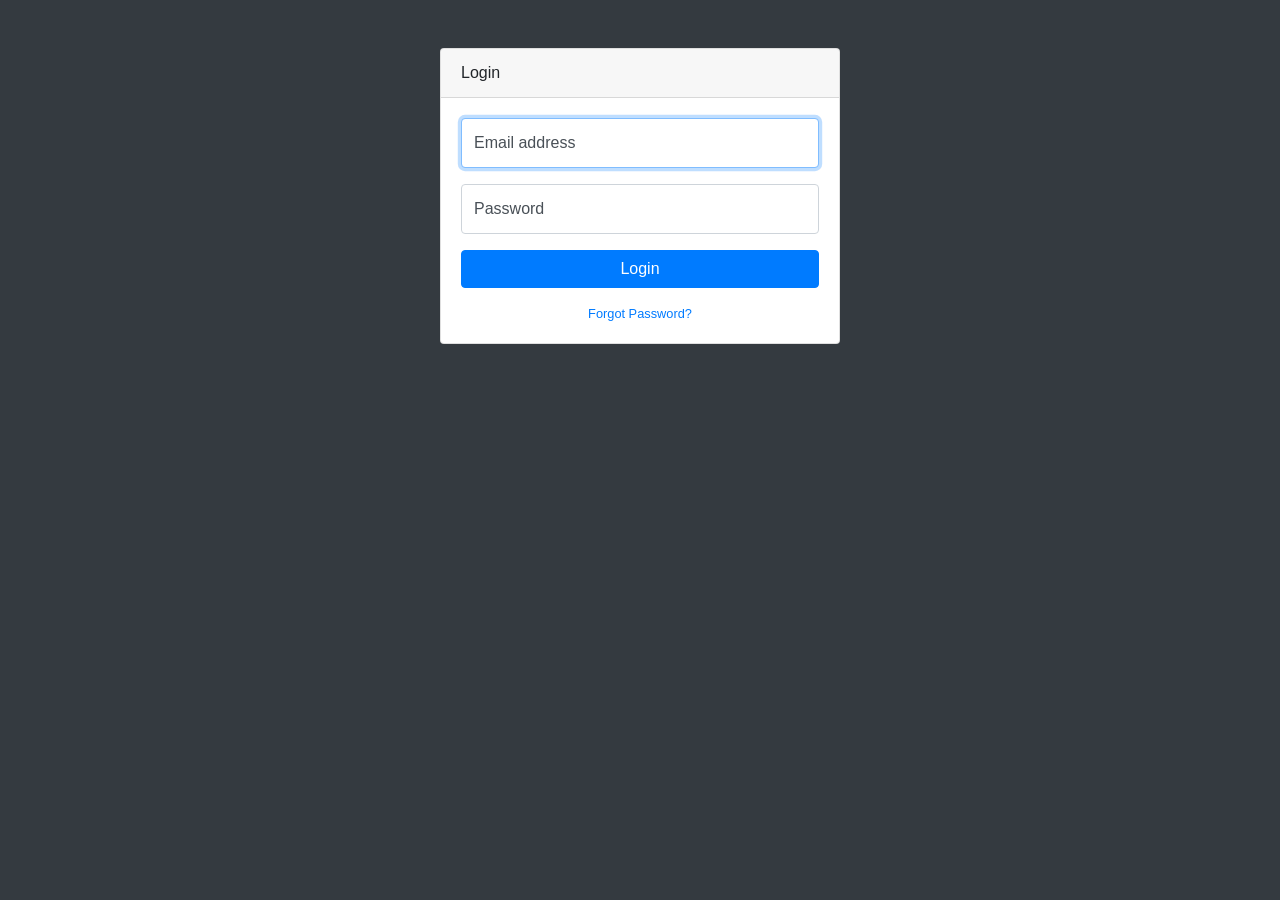
<file: index.html>
<!DOCTYPE html>
<html lang="en">
  <head>
    <meta charset="utf-8" />
    <meta http-equiv="X-UA-Compatible" content="IE=edge" />
    <meta
      name="viewport"
      content="width=device-width, initial-scale=1, shrink-to-fit=no"
    />
    <meta name="description" content="" />
    <meta name="author" content="" />

    <title>SB Admin - Login</title>

    <!-- Bootstrap core CSS -->
    <link href="vendor/bootstrap/css/bootstrap.min.css" rel="stylesheet" />

    <!-- Custom fonts for this template -->
    <link
      href="vendor/fontawesome-free/css/all.min.css"
      rel="stylesheet"
      type="text/css"
    />

    <!-- Custom styles for this template -->
    <link href="css/sb-admin.css" rel="stylesheet" />
  </head>

  <body class="bg-dark">
    <div class="container">
      <div class="card card-login mx-auto mt-5">
        <div class="card-header">Login</div>
        <div class="card-body">
          <form>
            <div class="form-group">
              <div class="form-label-group">
                <input
                  type="email"
                  id="inputEmail"
                  class="form-control"
                  placeholder="Email address"
                  required="required"
                  autofocus="autofocus"
                  name="userid"
                />
                <label for="inputEmail">Email address</label>
              </div>
            </div>
            <div class="form-group">
              <div class="form-label-group">
                <input
                  type="password"
                  id="inputPassword"
                  class="form-control"
                  placeholder="Password"
                  required="required"
                  name="pswrd"
                />
                <label for="inputPassword">Password</label>
              </div>
            </div>
            <input
              type="button"
              class="btn btn-primary btn-block"
              onclick="check(this.form)"
              value="Login"
            />
          </form>
          <script language="javascript">
            function check(form) {
              /*function to check userid & password*/
              /*the following code checkes whether the entered userid and password are matching*/
              if (
                form.userid.value == "tester@tester.com" &&
                form.pswrd.value == "tester"
              ) {
                window.location.href =
                  "dashboard.html"; /*opens the target page while Id & password matches*/
              } else {
                alert("Error Password or Username"); /*displays error message*/
              }
            }
          </script>
          <div class="text-center">
            <a class="d-block small mt-3" href="forgot-password.html"
              >Forgot Password?</a
            >
          </div>
        </div>
      </div>
    </div>

    <!-- Bootstrap core JavaScript -->
    <script src="vendor/jquery/jquery.min.js"></script>
    <script src="vendor/bootstrap/js/bootstrap.bundle.min.js"></script>

    <!-- Core plugin JavaScript -->
    <script src="vendor/jquery-easing/jquery.easing.min.js"></script>
  </body>
</html>
</file>
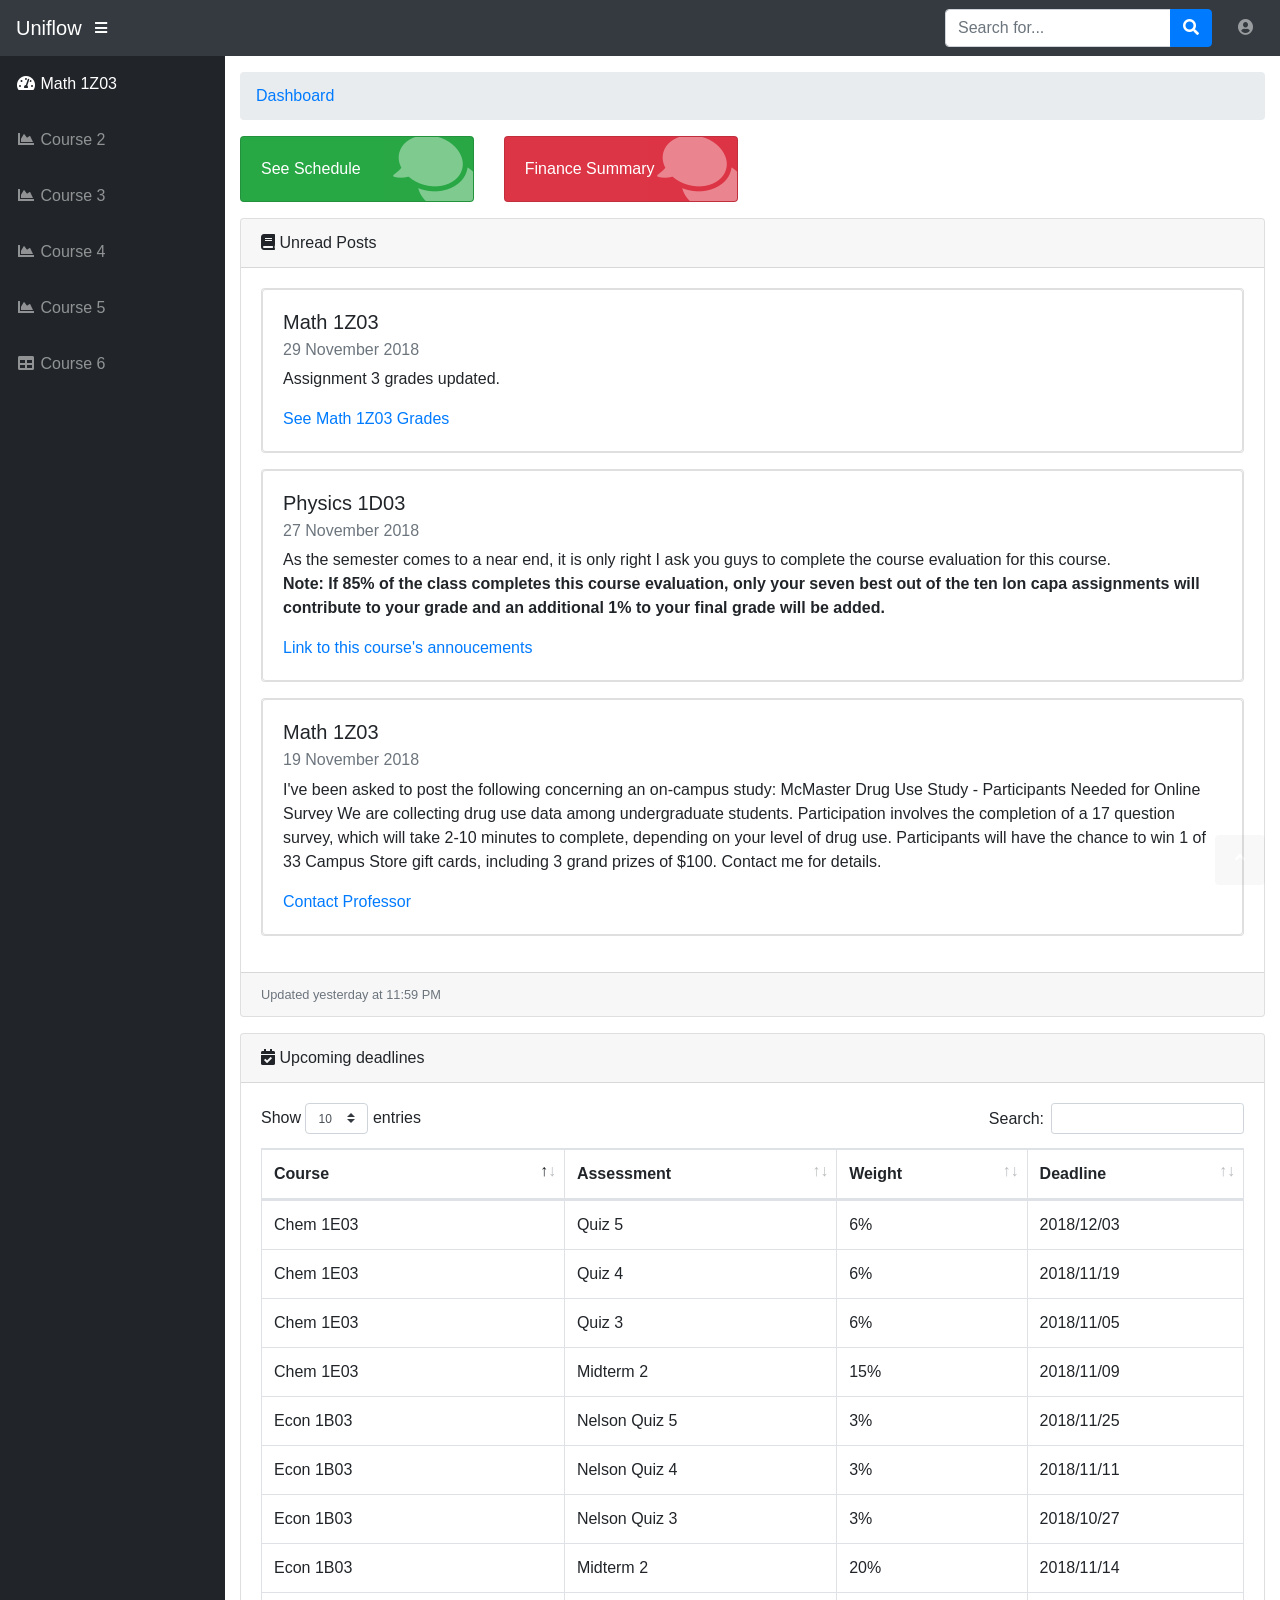
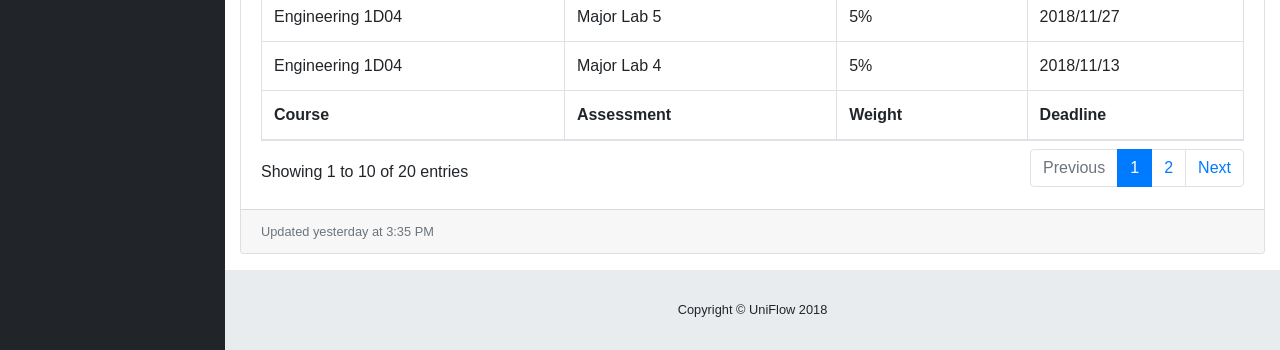
<file: dashboard.html>
<!DOCTYPE html>
<html lang="en">
  <head>
    <meta charset="utf-8" />
    <meta http-equiv="X-UA-Compatible" content="IE=edge" />
    <meta
      name="viewport"
      content="width=device-width, initial-scale=1, shrink-to-fit=no"
    />
    <meta name="description" content="" />
    <meta name="author" content="" />

    <title>UniFlow</title>

    <!-- Bootstrap core CSS -->
    <link href="vendor/bootstrap/css/bootstrap.min.css" rel="stylesheet" />

    <!-- Custom fonts for this template -->
    <link
      href="vendor/fontawesome-free/css/all.min.css"
      rel="stylesheet"
      type="text/css"
    />

    <!-- Page level plugin CSS -->
    <link href="vendor/datatables/dataTables.bootstrap4.css" rel="stylesheet" />

    <!-- Custom styles for this template -->
    <link href="css/sb-admin.css" rel="stylesheet" />
  </head>

  <body id="page-top">
    <nav class="navbar navbar-expand navbar-dark bg-dark static-top">
      <a class="navbar-brand mr-1" href="dashboard.html">Uniflow</a>

      <button
        class="btn btn-link btn-sm text-white order-1 order-sm-0"
        id="sidebarToggle"
        href="#"
      >
        <i class="fas fa-bars"></i>
      </button>

      <!-- Navbar Search -->
      <form
        class="d-none d-md-inline-block form-inline ml-auto mr-0 mr-md-3 my-2 my-md-0"
      >
        <div class="input-group">
          <input
            type="text"
            class="form-control"
            placeholder="Search for..."
            aria-label="Search"
            aria-describedby="basic-addon2"
          />
          <div class="input-group-append">
            <button class="btn btn-primary" type="button">
              <i class="fas fa-search"></i>
            </button>
          </div>
        </div>
      </form>

      <!-- Navbar -->
      <ul class="navbar-nav ml-auto ml-md-0">
        <li class="nav-item dropdown no-arrow">
          <a
            class="nav-link dropdown-toggle"
            href="#"
            id="userDropdown"
            role="button"
            data-toggle="dropdown"
            aria-haspopup="true"
            aria-expanded="false"
          >
            <i class="fas fa-user-circle fa-fw"></i>
          </a>
          <div
            class="dropdown-menu dropdown-menu-right"
            aria-labelledby="userDropdown"
          >
            <a class="dropdown-item" href="#">Settings</a>
            <a class="dropdown-item" href="#">Activity Log</a>
            <div class="dropdown-divider"></div>
            <a
              class="dropdown-item"
              href="#"
              data-toggle="modal"
              data-target="#logoutModal"
              >Logout</a
            >
          </div>
        </li>
      </ul>
    </nav>

    <div id="wrapper">
      <!-- Sidebar -->
      <ul class="sidebar navbar-nav">
        <li class="nav-item active">
          <a class="nav-link" href="math1z03annoucements.html">
            <i class="fas fa-fw fa-tachometer-alt"></i> <span>Math 1Z03</span>
          </a>
        </li>
        <li class="nav-item">
          <a class="nav-link" href="">
            <i class="fas fa-fw fa-chart-area"></i> <span>Course 2</span></a
          >
        </li>
        <li class="nav-item">
          <a class="nav-link" href="">
            <i class="fas fa-fw fa-chart-area"></i> <span>Course 3</span></a
          >
        </li>
        <li class="nav-item">
          <a class="nav-link" href="">
            <i class="fas fa-fw fa-chart-area"></i> <span>Course 4</span></a
          >
        </li>

        <li class="nav-item">
          <a class="nav-link" href="">
            <i class="fas fa-fw fa-chart-area"></i> <span>Course 5</span></a
          >
        </li>

        <li class="nav-item">
          <a class="nav-link" href="">
            <i class="fas fa-fw fa-table"></i> <span>Course 6</span></a
          >
        </li>
      </ul>

      <div id="content-wrapper">
        <div class="container-fluid">
          <!-- Breadcrumbs -->
          <ol class="breadcrumb">
            <li class="breadcrumb-item"><a href="#">Dashboard</a></li>
            <!-- <li class="breadcrumb-item active">Overview</li> -->
          </ol>

          <!-- Icon Cards -->
          <div class="row">
            <div class="col-xl-3 col-sm-6 mb-3">
              <div class="card text-white bg-success o-hidden h-100">
                <a class="text-white" href="schedule.html">
                  <div class="card-body">
                    <div class="card-body-icon">
                      <i class="fas fa-fw fa-comments"></i>
                    </div>
                    <div class="mr-5">See Schedule</div>
                  </div>
                </a>
              </div>
            </div>
            <div class="col-xl-3 col-sm-6 mb-3">
              <div class="card text-white bg-danger o-hidden h-100">
                <a class="text-white" href="finance.html">
                  <div class="card-body">
                    <div class="card-body-icon">
                      <i class="fas fa-fw fa-comments"></i>
                    </div>
                    <div class="mr-5">Finance Summary</div>
                  </div>
                </a>
              </div>
            </div>
          </div>
          <!--
              <div class="col-xl-3 col-sm-6 mb-3">
                <div class="card text-white bg-success o-hidden h-100">
                  <div class="card-body">
                    <div class="card-body-icon">
                      <i class="fas fa-fw fa-shopping-cart"></i>
                    </div>
                    <div class="mr-5">123 New Orders!</div>
                  </div>
                  <a class="card-footer text-white clearfix small z-1" href="#">
                    <span class="float-left">View Details</span>
                    <span class="float-right">
                      <i class="fas fa-angle-right"></i>
                    </span>
                  </a>
                </div>
              </div>
              <div class="col-xl-3 col-sm-6 mb-3">
                <div class="card text-white bg-danger o-hidden h-100">
                  <div class="card-body">
                    <div class="card-body-icon">
                      <i class="fas fa-fw fa-life-ring"></i>
                    </div>
                    <div class="mr-5">13 New Tickets!</div>
                  </div>
                  <a class="card-footer text-white clearfix small z-1" href="#">
                    <span class="float-left">View Details</span>
                    <span class="float-right">
                      <i class="fas fa-angle-right"></i>
                    </span>
                  </a>
                </div>
              </div>
            </div>
          -->

          <!-- Unread Posts -->
          <div class="card mb-3">
            <div class="card-header">
              <i class="fas fa-book"></i> Unread Posts
            </div>
            <div class="card-body">
              <div class="card mb-3">
                <div class="card">
                  <div class="card-body">
                    <h5 class="card-title">Math 1Z03</h5>
                    <h6 class="card-subtitle mb-2 text-muted">
                      29 November 2018
                    </h6>
                    <p class="card-text">Assignment 3 grades updated.</p>
                    <a href="math1z03grades.html" class="card-link"
                      >See Math 1Z03 Grades</a
                    >
                  </div>
                </div>
              </div>
              <div class="card mb-3">
                <div class="card">
                  <div class="card-body">
                    <h5 class="card-title">Physics 1D03</h5>
                    <h6 class="card-subtitle mb-2 text-muted">
                      27 November 2018
                    </h6>
                    <p class="card-text">
                      As the semester comes to a near end, it is only right I
                      ask you guys to complete the course evaluation for this
                      course. <br />
                      <b>
                        Note: If 85% of the class completes this course
                        evaluation, only your seven best out of the ten lon capa
                        assignments will contribute to your grade and an
                        additional 1% to your final grade will be added.
                      </b>
                    </p>
                    <a href="#" class="card-link"
                      >Link to this course's annoucements</a
                    >
                  </div>
                </div>
              </div>
              <div class="card mb-3">
                <div class="card">
                  <div class="card-body">
                    <h5 class="card-title">Math 1Z03</h5>
                    <h6 class="card-subtitle mb-2 text-muted">
                      19 November 2018
                    </h6>
                    <p class="card-text">
                      I've been asked to post the following concerning an
                      on-campus study: McMaster Drug Use Study - Participants
                      Needed for Online Survey We are collecting drug use data
                      among undergraduate students. Participation involves the
                      completion of a 17 question survey, which will take 2-10
                      minutes to complete, depending on your level of drug use.
                      Participants will have the chance to win 1 of 33 Campus
                      Store gift cards, including 3 grand prizes of $100.
                      Contact me for details.
                    </p>
                    <a href="math1z03contactprof.html" class="card-link"
                      >Contact Professor</a
                    >
                  </div>
                </div>
              </div>
            </div>
            <div class="card-footer small text-muted">
              Updated yesterday at 11:59 PM
            </div>
          </div>

          <!-- Upcoming deadlines -->
          <div class="card mb-3">
            <div class="card-header">
              <i class="fas fa-calendar-check"></i> Upcoming deadlines
            </div>
            <div class="card-body">
              <div class="table-responsive">
                <table
                  class="table table-bordered"
                  id="dataTable"
                  width="100%"
                  cellspacing="0"
                >
                  <thead>
                    <tr>
                      <th>Course</th>
                      <th>Assessment</th>
                      <th>Weight</th>
                      <th>Deadline</th>
                    </tr>
                  </thead>
                  <tfoot>
                    <tr>
                      <th>Course</th>
                      <th>Assessment</th>
                      <th>Weight</th>
                      <th>Deadline</th>
                    </tr>
                  </tfoot>
                  <tbody>
                    <tr>
                      <td>Math 1Z03</td>
                      <td>Assignment 6</td>
                      <td>5%</td>
                      <td>2018/11/30</td>
                    </tr>
                    <tr>
                      <td>Chem 1E03</td>
                      <td>Quiz 5</td>
                      <td>6%</td>
                      <td>2018/12/03</td>
                    </tr>
                    <tr>
                      <td>Physics 1D03</td>
                      <td>Lon Capa 10</td>
                      <td>2%</td>
                      <td>2018/11/29</td>
                    </tr>
                    <tr>
                      <td>Engineering 1D04</td>
                      <td>Major Lab 5</td>
                      <td>5%</td>
                      <td>2018/11/27</td>
                    </tr>
                    <tr>
                      <td>Econ 1B03</td>
                      <td>Nelson Quiz 5</td>
                      <td>3%</td>
                      <td>2018/11/25</td>
                    </tr>
                    <tr>
                      <td>Math 1Z03</td>
                      <td>Assignment 5</td>
                      <td>5%</td>
                      <td>2018/11/16</td>
                    </tr>
                    <tr>
                      <td>Chem 1E03</td>
                      <td>Quiz 4</td>
                      <td>6%</td>
                      <td>2018/11/19</td>
                    </tr>
                    <tr>
                      <td>Physics 1D03</td>
                      <td>Lon Capa 9</td>
                      <td>2%</td>
                      <td>2018/11/22</td>
                    </tr>
                    <tr>
                      <td>Engineering 1D04</td>
                      <td>Major Lab 4</td>
                      <td>5%</td>
                      <td>2018/11/13</td>
                    </tr>
                    <tr>
                      <td>Econ 1B03</td>
                      <td>Nelson Quiz 4</td>
                      <td>3%</td>
                      <td>2018/11/11</td>
                    </tr>
                    <tr>
                      <td>Math 1Z03</td>
                      <td>Assignment 3</td>
                      <td>5%</td>
                      <td>2018/11/02</td>
                    </tr>
                    <tr>
                      <td>Chem 1E03</td>
                      <td>Quiz 3</td>
                      <td>6%</td>
                      <td>2018/11/05</td>
                    </tr>
                    <tr>
                      <td>Physics 1D03</td>
                      <td>Lon Capa 8</td>
                      <td>2%</td>
                      <td>2018/11/15</td>
                    </tr>
                    <tr>
                      <td>Engineering 1D04</td>
                      <td>Major Lab 3</td>
                      <td>5%</td>
                      <td>2018/10/30</td>
                    </tr>
                    <tr>
                      <td>Econ 1B03</td>
                      <td>Nelson Quiz 3</td>
                      <td>3%</td>
                      <td>2018/10/27</td>
                    </tr>
                    <tr>
                      <td>Math 1Z03</td>
                      <td>Midterm 2</td>
                      <td>20%</td>
                      <td>2018/11/12</td>
                    </tr>
                    <tr>
                      <td>Chem 1E03</td>
                      <td>Midterm 2</td>
                      <td>15%</td>
                      <td>2018/11/09</td>
                    </tr>
                    <tr>
                      <td>Physics 1D03</td>
                      <td>Midterm 2</td>
                      <td>20%</td>
                      <td>2018/11/05</td>
                    </tr>
                    <tr>
                      <td>Engineering 1D04</td>
                      <td>Midterm 2</td>
                      <td>15%</td>
                      <td>2018/11/16</td>
                    </tr>
                    <tr>
                      <td>Econ 1B03</td>
                      <td>Midterm 2</td>
                      <td>20%</td>
                      <td>2018/11/14</td>
                    </tr>
                  </tbody>
                </table>
              </div>
            </div>
            <div class="card-footer small text-muted">
              Updated yesterday at 3:35 PM
            </div>
          </div>
        </div>
        <!-- /.container-fluid -->

        <!-- Sticky Footer -->
        <footer class="sticky-footer">
          <div class="container my-auto">
            <div class="copyright text-center my-auto">
              <span>Copyright © UniFlow 2018</span>
            </div>
          </div>
        </footer>
      </div>
      <!-- /.content-wrapper -->
    </div>
    <!-- /#wrapper -->

    <!-- Scroll to Top Button -->
    <a class="scroll-to-top rounded" href="#page-top">
      <i class="fas fa-angle-up"></i>
    </a>

    <!-- Logout Modal -->
    <div
      class="modal fade"
      id="logoutModal"
      tabindex="-1"
      role="dialog"
      aria-labelledby="exampleModalLabel"
      aria-hidden="true"
    >
      <div class="modal-dialog" role="document">
        <div class="modal-content">
          <div class="modal-header">
            <h5 class="modal-title" id="exampleModalLabel">Ready to Leave?</h5>
            <button
              class="close"
              type="button"
              data-dismiss="modal"
              aria-label="Close"
            >
              <span aria-hidden="true">×</span>
            </button>
          </div>
          <div class="modal-body">
            Select "Logout" below if you are ready to end your current session.
          </div>
          <div class="modal-footer">
            <button
              class="btn btn-secondary"
              type="button"
              data-dismiss="modal"
            >
              Cancel
            </button>
            <a class="btn btn-primary" href="index.html">Logout</a>
          </div>
        </div>
      </div>
    </div>

    <!-- Bootstrap core JavaScript -->
    <script src="vendor/jquery/jquery.min.js"></script>
    <script src="vendor/bootstrap/js/bootstrap.bundle.min.js"></script>

    <!-- Core plugin JavaScript -->
    <script src="vendor/jquery-easing/jquery.easing.min.js"></script>

    <!-- Page level plugin JavaScript -->
    <script src="vendor/chart.js/Chart.min.js"></script>
    <script src="vendor/datatables/jquery.dataTables.js"></script>
    <script src="vendor/datatables/dataTables.bootstrap4.js"></script>

    <!-- Custom scripts for all pages -->
    <script src="js/sb-admin.min.js"></script>

    <!-- Demo scripts for this page -->
    <script src="js/demo/datatables-demo.js"></script>
    <script src="js/demo/chart-area-demo.js"></script>
  </body>
</html>
</file>
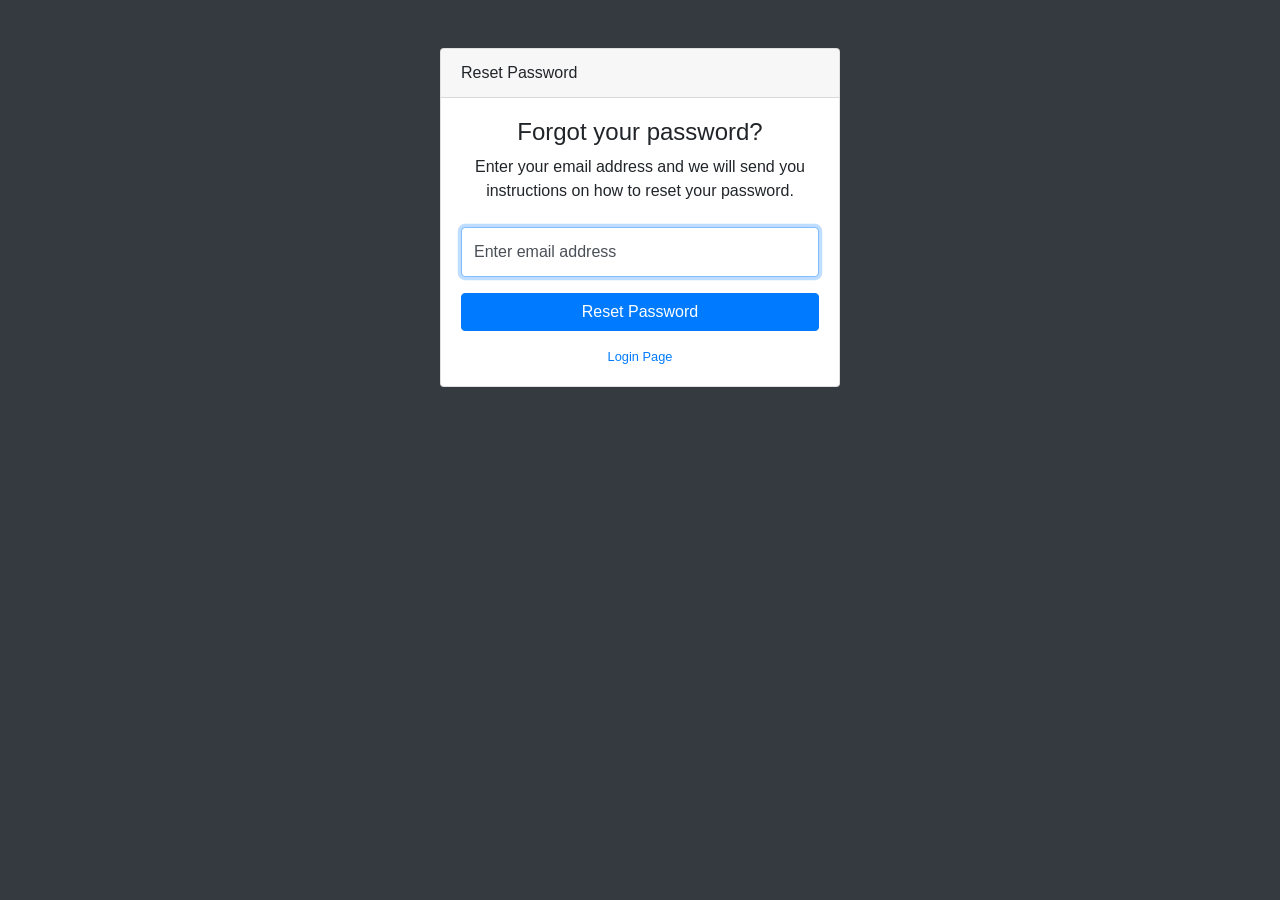
<file: forgot-password.html>
<!DOCTYPE html>
<html lang="en">
  <head>
    <meta charset="utf-8" />
    <meta http-equiv="X-UA-Compatible" content="IE=edge" />
    <meta
      name="viewport"
      content="width=device-width, initial-scale=1, shrink-to-fit=no"
    />
    <meta name="description" content="" />
    <meta name="author" content="" />

    <title>SB Admin - Forgot Password</title>

    <!-- Bootstrap core CSS -->
    <link href="vendor/bootstrap/css/bootstrap.min.css" rel="stylesheet" />

    <!-- Custom fonts for this template -->
    <link
      href="vendor/fontawesome-free/css/all.min.css"
      rel="stylesheet"
      type="text/css"
    />

    <!-- Custom styles for this template -->
    <link href="css/sb-admin.css" rel="stylesheet" />
  </head>

  <body class="bg-dark">
    <div class="container">
      <div class="card card-login mx-auto mt-5">
        <div class="card-header">Reset Password</div>
        <div class="card-body">
          <div class="text-center mb-4">
            <h4>Forgot your password?</h4>
            <p>
              Enter your email address and we will send you instructions on how
              to reset your password.
            </p>
          </div>
          <form>
            <div class="form-group">
              <div class="form-label-group">
                <input
                  type="email"
                  id="inputEmail"
                  class="form-control"
                  placeholder="Enter email address"
                  required="required"
                  autofocus="autofocus"
                />
                <label for="inputEmail">Enter email address</label>
              </div>
            </div>
            <a class="btn btn-primary btn-block" href="index.html"
              >Reset Password</a
            >
          </form>
          <div class="text-center">
            <a class="d-block small mt-3" href="index.html">Login Page</a>
          </div>
        </div>
      </div>
    </div>

    <!-- Bootstrap core JavaScript -->
    <script src="vendor/jquery/jquery.min.js"></script>
    <script src="vendor/bootstrap/js/bootstrap.bundle.min.js"></script>

    <!-- Core plugin JavaScript -->
    <script src="vendor/jquery-easing/jquery.easing.min.js"></script>
  </body>
</html>
</file>
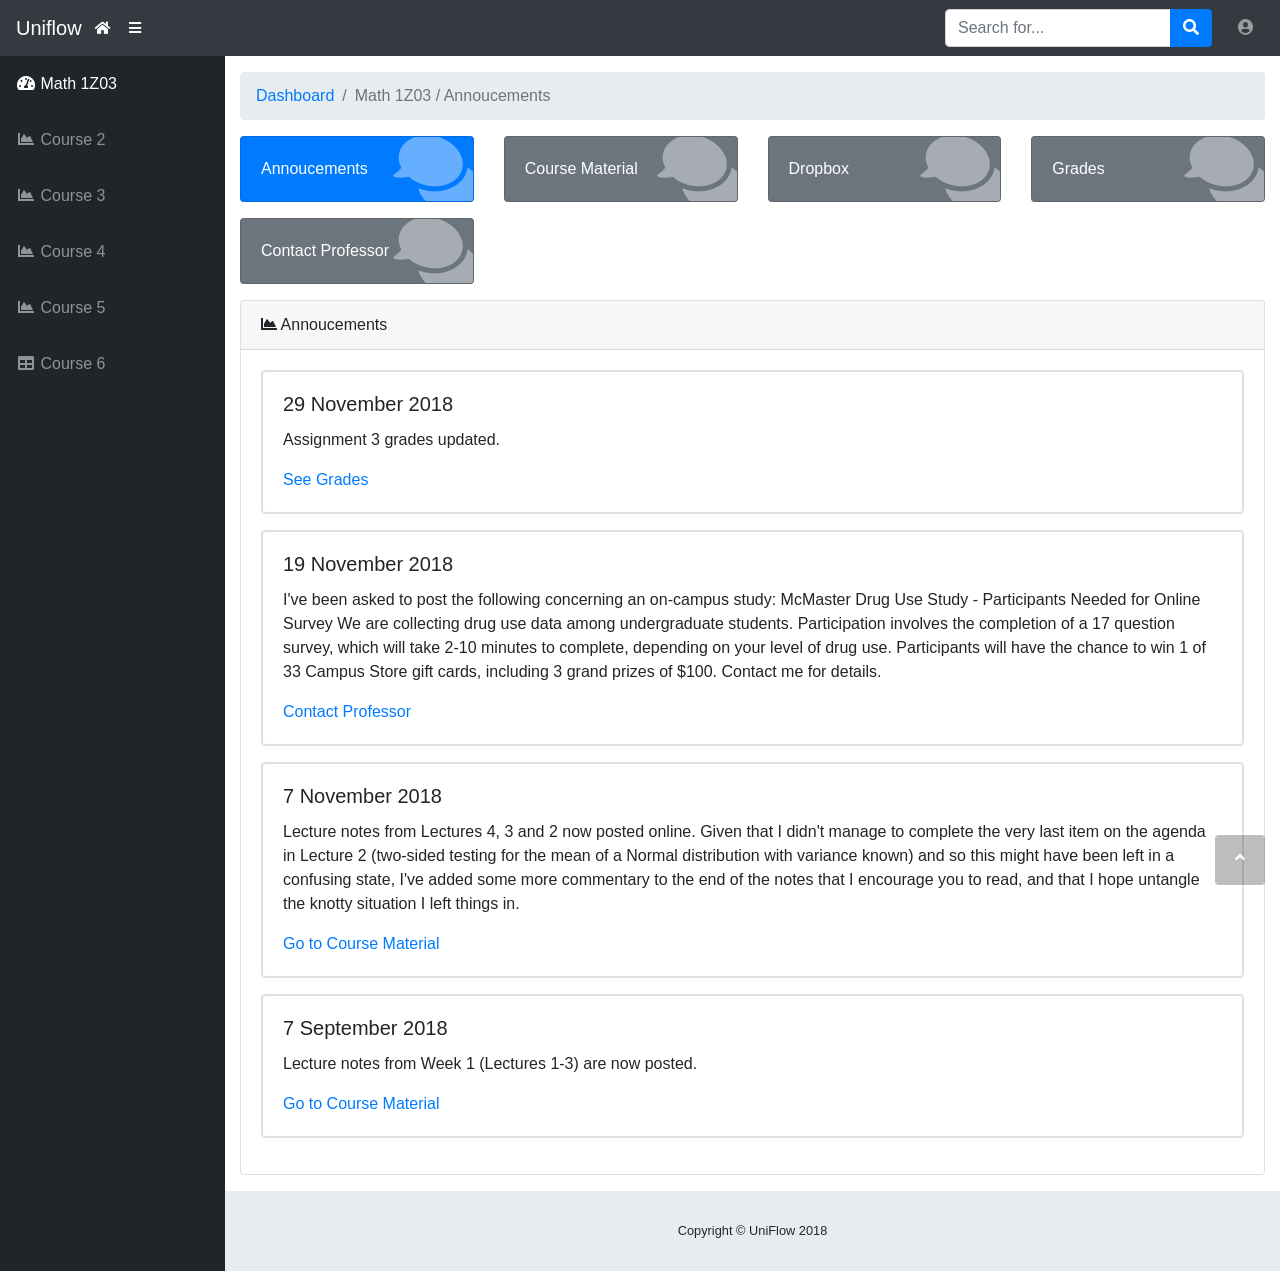
<file: math1z03annoucements.html>
<!DOCTYPE html>
<html lang="en">

<head>

  <meta charset="utf-8">
  <meta http-equiv="X-UA-Compatible" content="IE=edge">
  <meta name="viewport" content="width=device-width, initial-scale=1, shrink-to-fit=no">
  <meta name="description" content="">
  <meta name="author" content="">

  <title>Uniflow</title>

  <!-- Bootstrap core CSS-->
  <link href="vendor/bootstrap/css/bootstrap.min.css" rel="stylesheet">

  <!-- Custom fonts for this template-->
  <link href="vendor/fontawesome-free/css/all.min.css" rel="stylesheet" type="text/css">

  <!-- Page level plugin CSS-->
  <link href="vendor/datatables/dataTables.bootstrap4.css" rel="stylesheet">

  <!-- Custom styles for this template-->
  <link href="css/sb-admin.css" rel="stylesheet">

</head>

<body id="page-top">

  <nav class="navbar navbar-expand navbar-dark bg-dark static-top">

    <a class="navbar-brand mr-1" href="dashboard.html">Uniflow</a>

    <a href="dashboard.html">
        <button class="btn btn-link btn-sm text-white order-1 order-sm-0" href="#dashboard.html">
          <i class="fas fa-home"></i>
        </button>
    </a>

    <button class="btn btn-link btn-sm text-white order-1 order-sm-0" id="sidebarToggle" href="#">
      <i class="fas fa-bars"></i>
    </button>

    <!-- Navbar Search -->
    <form class="d-none d-md-inline-block form-inline ml-auto mr-0 mr-md-3 my-2 my-md-0">
      <div class="input-group">
        <input type="text" class="form-control" placeholder="Search for..." aria-label="Search" aria-describedby="basic-addon2">
        <div class="input-group-append">
          <button class="btn btn-primary" type="button">
            <i class="fas fa-search"></i>
          </button>
        </div>
      </div>
    </form>

    <!-- Navbar -->
    <ul class="navbar-nav ml-auto ml-md-0">


      <li class="nav-item dropdown no-arrow">
        <a class="nav-link dropdown-toggle" href="#" id="userDropdown" role="button" data-toggle="dropdown"
          aria-haspopup="true" aria-expanded="false">
          <i class="fas fa-user-circle fa-fw"></i>
        </a>
        <div class="dropdown-menu dropdown-menu-right" aria-labelledby="userDropdown">
          <a class="dropdown-item" href="#">Settings</a>
          <a class="dropdown-item" href="#">Activity Log</a>
          <div class="dropdown-divider"></div>
          <a class="dropdown-item" href="#" data-toggle="modal" data-target="#logoutModal">Logout</a>
        </div>
      </li>
    </ul>

  </nav>





















  <div id="wrapper">





    <!-- Sidebar -->
    <ul class="sidebar navbar-nav">
      <li class="nav-item active">
        <a class="nav-link" href="math1z03annoucements.html">
          <i class="fas fa-fw fa-tachometer-alt"></i> <span>Math 1Z03</span>
        </a>
      </li>
      <li class="nav-item">
        <a class="nav-link" href="">
          <i class="fas fa-fw fa-chart-area"></i> <span>Course 2</span></a>
      </li>
      <li class="nav-item">
        <a class="nav-link" href="">
          <i class="fas fa-fw fa-chart-area"></i> <span>Course 3</span></a>
      </li>
      <li class="nav-item">
        <a class="nav-link" href="">
          <i class="fas fa-fw fa-chart-area"></i> <span>Course 4</span></a>
      </li>

      <li class="nav-item">
        <a class="nav-link" href="">
          <i class="fas fa-fw fa-chart-area"></i> <span>Course 5</span></a>
      </li>

      <li class="nav-item">
        <a class="nav-link" href="">
          <i class="fas fa-fw fa-table"></i> <span>Course 6</span></a>
      </li>
    </ul>















    <div id="content-wrapper">

      <div class="container-fluid">

        <!-- Breadcrumbs-->
        <ol class="breadcrumb">
          <li class="breadcrumb-item">
            <a href="dashboard.html">Dashboard</a>
          </li>
          <li class="breadcrumb-item active">Math 1Z03 / Annoucements</li>
        </ol>




        <!-- Icon Cards-->
        <div class="row">

          <div class="col-xl-3 col-sm-6 mb-3">
            <div class="card text-white bg-primary o-hidden h-100">
              <a class="text-white" href="math1z03annoucements.html">

                <div class="card-body">
                  <div class="card-body-icon">
                    <i class="fas fa-fw fa-comments"></i>
                  </div>
                  <div class="mr-5">Annoucements</div>
                </div>

            </div>
            </a>
          </div>

          <div class="col-xl-3 col-sm-6 mb-3">
            <div class="card text-white bg-secondary o-hidden h-100">
              <a class="text-white" href="math1z03coursematerial.html">

                <div class="card-body">
                  <div class="card-body-icon">
                    <i class="fas fa-fw fa-comments"></i>
                  </div>
                  <div class="mr-5">Course Material</div>
                </div>

            </div>
            </a>
          </div>

          <div class="col-xl-3 col-sm-6 mb-3">
            <div class="card text-white bg-secondary o-hidden h-100">
              <a class="text-white" href="math1z03dropbox.html">

                <div class="card-body">
                  <div class="card-body-icon">
                    <i class="fas fa-fw fa-comments"></i>
                  </div>
                  <div class="mr-5">Dropbox</div>
                </div>

            </div>
            </a>
          </div>

          <div class="col-xl-3 col-sm-6 mb-3">
            <div class="card text-white bg-secondary o-hidden h-100">
              <a class="text-white" href="math1z03grades.html">

                <div class="card-body">
                  <div class="card-body-icon">
                    <i class="fas fa-fw fa-comments"></i>
                  </div>
                  <div class="mr-5">Grades</div>
                </div>

            </div>
            </a>
          </div>

          <div class="col-xl-3 col-sm-6 mb-3">
            <div class="card text-white bg-secondary o-hidden h-100">
              <a class="text-white" href="math1z03contactprof.html">

                <div class="card-body">
                  <div class="card-body-icon">
                    <i class="fas fa-fw fa-comments"></i>
                  </div>
                  <div class="mr-5">Contact Professor</div>
                </div>

            </div>
            </a>
          </div>



        </div>

        <!--              End of NAV BAR-->




        <div class="card mb-3">
          <div class="card-header">
            <i class="fas fa-chart-area"></i>
            Annoucements</div>

          <div class="card-body">


            <div class="card mb-3">
              <div class="card">
                <div class="card-body">
                  <h5 class="card-title">29 November 2018</h5>
                  <p class="card-text">
                    Assignment 3 grades updated.
                  </p>
                  <a href="math1z03grades.html" class="card-link">See Grades</a>
                </div>
              </div>
            </div>


            <div class="card mb-3">
              <div class="card">
                <div class="card-body">
                  <h5 class="card-title">19 November 2018</h5>
                  <p class="card-text">
                    I've been asked to post the following concerning an on-campus study:
                    McMaster Drug Use Study - Participants Needed for Online Survey
                    We are collecting drug use data among undergraduate students. Participation involves the completion
                    of a 17 question survey, which will take 2-10 minutes to complete, depending on your level of drug
                    use. Participants will have the chance to win 1 of 33 Campus Store gift cards, including 3 grand
                    prizes of $100. Contact me for details.
                  </p>
                  <a href="math1z03contactprof.html" class="card-link">Contact Professor</a>
                </div>
              </div>
            </div>
            <div class="card mb-3">
              <div class="card">
                <div class="card-body">
                  <h5 class="card-title">7 November 2018</h5>
                  <p class="card-text">
                    Lecture notes from Lectures 4, 3 and 2 now posted online. Given that I didn't manage to complete
                    the very last item on the agenda in Lecture 2 (two-sided testing for the mean of a Normal
                    distribution with variance known) and so this might have been left in a confusing state, I've added
                    some more commentary to the end of the notes that I encourage you to read, and that I hope untangle
                    the knotty situation I left things in.
                  </p>
                  <a href="math1z03coursematerial.html" class="card-link">Go to Course Material</a>
                </div>
              </div>
            </div>

            <div class="card mb-3">
              <div class="card">
                <div class="card-body">
                  <h5 class="card-title">7 September 2018</h5>
                  <p class="card-text">
                    Lecture notes from Week 1 (Lectures 1-3) are now posted.
                  </p>
                  <a href="math1z03coursematerial.html" class="card-link">Go to Course Material</a>
                </div>
              </div>
            </div>
          </div>



        </div>
        <!-- /.container-fluid -->

        <!-- Sticky Footer -->
        <footer class="sticky-footer">
          <div class="container my-auto">
            <div class="copyright text-center my-auto">
              <span>Copyright © UniFlow 2018</span>
            </div>
          </div>
        </footer>

      </div>
      <!-- /.content-wrapper -->

    </div>
    <!-- /#wrapper -->

    <!-- Scroll to Top Button-->
    <a class="scroll-to-top rounded" href="#page-top">
      <i class="fas fa-angle-up"></i>
    </a>

    <!-- Logout Modal-->
    <div class="modal fade" id="logoutModal" tabindex="-1" role="dialog" aria-labelledby="exampleModalLabel"
      aria-hidden="true">
      <div class="modal-dialog" role="document">
        <div class="modal-content">
          <div class="modal-header">
            <h5 class="modal-title" id="exampleModalLabel">Ready to Leave?</h5>
            <button class="close" type="button" data-dismiss="modal" aria-label="Close">
              <span aria-hidden="true">×</span>
            </button>
          </div>
          <div class="modal-body">Select "Logout" below if you are ready to end your current session.</div>
          <div class="modal-footer">
            <button class="btn btn-secondary" type="button" data-dismiss="modal">Cancel</button>
            <a class="btn btn-primary" href="index.html">Logout</a>
          </div>
        </div>
      </div>
    </div>

    <!-- Bootstrap core JavaScript-->
    <script src="vendor/jquery/jquery.min.js"></script>
    <script src="vendor/bootstrap/js/bootstrap.bundle.min.js"></script>

    <!-- Core plugin JavaScript-->
    <script src="vendor/jquery-easing/jquery.easing.min.js"></script>

    <!-- Page level plugin JavaScript-->
    <script src="vendor/chart.js/Chart.min.js"></script>
    <script src="vendor/datatables/jquery.dataTables.js"></script>
    <script src="vendor/datatables/dataTables.bootstrap4.js"></script>

    <!-- Custom scripts for all pages-->
    <script src="js/sb-admin.min.js"></script>

    <!-- Demo scripts for this page-->
    <script src="js/demo/datatables-demo.js"></script>
    <script src="js/demo/chart-area-demo.js"></script>

</body>

</html>
</file>
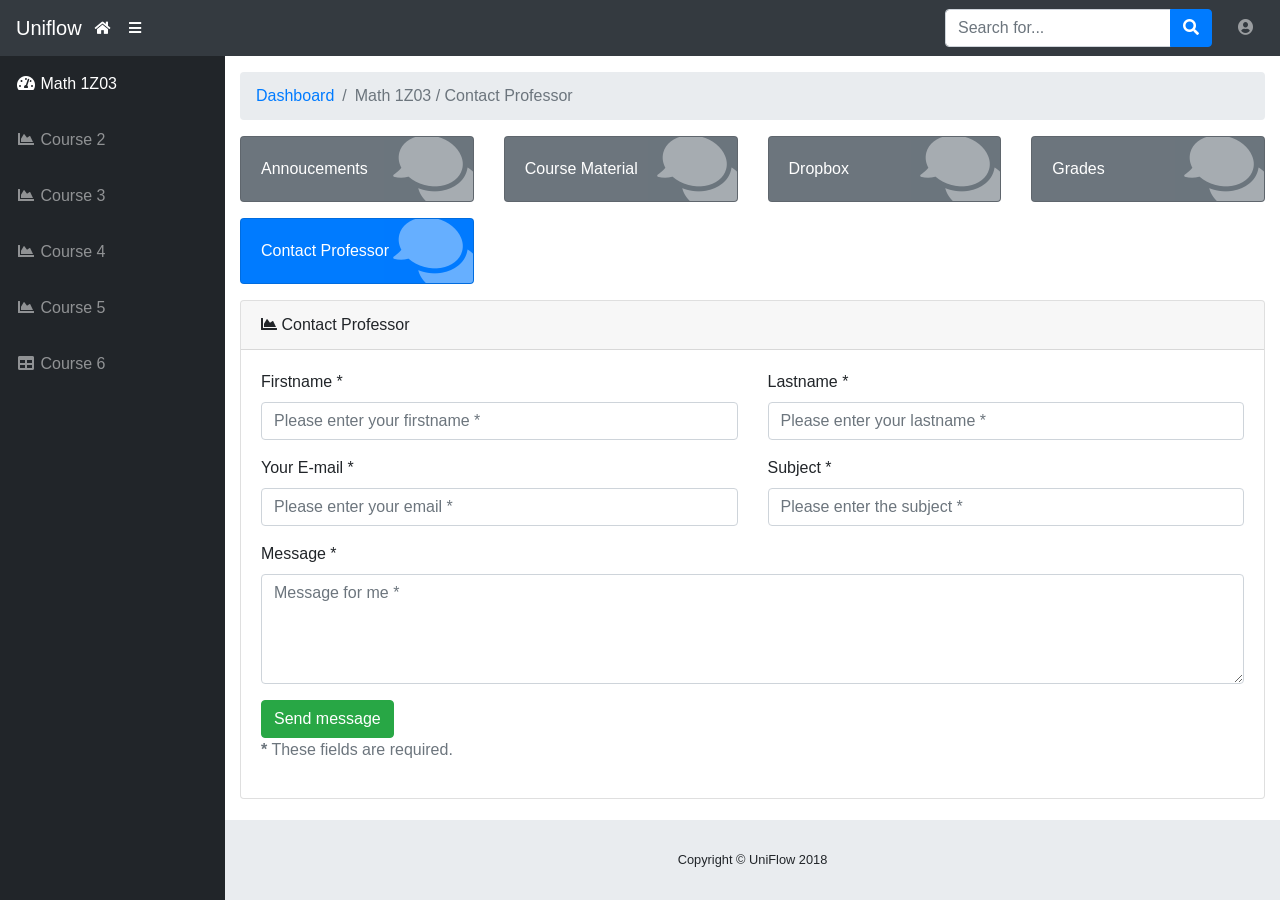
<file: math1z03contactprof.html>
<!DOCTYPE html>
<html lang="en">

<head>

  <meta charset="utf-8">
  <meta http-equiv="X-UA-Compatible" content="IE=edge">
  <meta name="viewport" content="width=device-width, initial-scale=1, shrink-to-fit=no">
  <meta name="description" content="">
  <meta name="author" content="">

  <title>Uniflow</title>

  <!-- Bootstrap core CSS-->
  <link href="vendor/bootstrap/css/bootstrap.min.css" rel="stylesheet">

  <!-- Custom fonts for this template-->
  <link href="vendor/fontawesome-free/css/all.min.css" rel="stylesheet" type="text/css">

  <!-- Page level plugin CSS-->
  <link href="vendor/datatables/dataTables.bootstrap4.css" rel="stylesheet">

  <!-- Custom styles for this template-->
  <link href="css/sb-admin.css" rel="stylesheet">

</head>

<body id="page-top">

  <nav class="navbar navbar-expand navbar-dark bg-dark static-top">

    <a class="navbar-brand mr-1" href="dashboard.html">Uniflow</a>

    <a href="dashboard.html">
        <button class="btn btn-link btn-sm text-white order-1 order-sm-0" href="#dashboard.html">
          <i class="fas fa-home"></i>
        </button>
    </a>

    <button class="btn btn-link btn-sm text-white order-1 order-sm-0" id="sidebarToggle" href="#">
      <i class="fas fa-bars"></i>
    </button>






    <!-- Navbar Search -->
    <form class="d-none d-md-inline-block form-inline ml-auto mr-0 mr-md-3 my-2 my-md-0">
      <div class="input-group">
        <input type="text" class="form-control" placeholder="Search for..." aria-label="Search" aria-describedby="basic-addon2">
        <div class="input-group-append">
          <button class="btn btn-primary" type="button">
            <i class="fas fa-search"></i>
          </button>
        </div>
      </div>
    </form>

    <!-- Navbar -->
    <ul class="navbar-nav ml-auto ml-md-0">


      <li class="nav-item dropdown no-arrow">
        <a class="nav-link dropdown-toggle" href="#" id="userDropdown" role="button" data-toggle="dropdown"
          aria-haspopup="true" aria-expanded="false">
          <i class="fas fa-user-circle fa-fw"></i>
        </a>
        <div class="dropdown-menu dropdown-menu-right" aria-labelledby="userDropdown">
          <a class="dropdown-item" href="#">Settings</a>
          <a class="dropdown-item" href="#">Activity Log</a>
          <div class="dropdown-divider"></div>
          <a class="dropdown-item" href="#" data-toggle="modal" data-target="#logoutModal">Logout</a>
        </div>
      </li>
    </ul>

  </nav>





















  <div id="wrapper">






    <!-- Sidebar -->
    <!-- Sidebar -->
    <ul class="sidebar navbar-nav">
      <li class="nav-item active">
        <a class="nav-link" href="math1z03annoucements.html">
          <i class="fas fa-fw fa-tachometer-alt"></i> <span>Math 1Z03</span>
        </a>
      </li>
      <li class="nav-item">
        <a class="nav-link" href="">
          <i class="fas fa-fw fa-chart-area"></i> <span>Course 2</span></a>
      </li>
      <li class="nav-item">
        <a class="nav-link" href="">
          <i class="fas fa-fw fa-chart-area"></i> <span>Course 3</span></a>
      </li>
      <li class="nav-item">
        <a class="nav-link" href="">
          <i class="fas fa-fw fa-chart-area"></i> <span>Course 4</span></a>
      </li>

      <li class="nav-item">
        <a class="nav-link" href="">
          <i class="fas fa-fw fa-chart-area"></i> <span>Course 5</span></a>
      </li>

      <li class="nav-item">
        <a class="nav-link" href="">
          <i class="fas fa-fw fa-table"></i> <span>Course 6</span></a>
      </li>
    </ul>



















    <div id="content-wrapper">

      <div class="container-fluid">

        <!-- Breadcrumbs-->
        <ol class="breadcrumb">
          <li class="breadcrumb-item">
            <a href="dashboard.html">Dashboard</a>
          </li>
          <li class="breadcrumb-item active">Math 1Z03 / Contact Professor</li>
        </ol>




        <!-- Icon Cards-->
        <div class="row">

          <div class="col-xl-3 col-sm-6 mb-3">
            <div class="card text-white bg-secondary o-hidden h-100">
              <a class="text-white" href="math1z03annoucements.html">

                <div class="card-body">
                  <div class="card-body-icon">
                    <i class="fas fa-fw fa-comments"></i>
                  </div>
                  <div class="mr-5">Annoucements</div>
                </div>

            </div>
            </a>
          </div>

          <div class="col-xl-3 col-sm-6 mb-3">
            <div class="card text-white bg-secondary o-hidden h-100">
              <a class="text-white" href="math1z03coursematerial.html">

                <div class="card-body">
                  <div class="card-body-icon">
                    <i class="fas fa-fw fa-comments"></i>
                  </div>
                  <div class="mr-5">Course Material</div>
                </div>

            </div>
            </a>
          </div>

          <div class="col-xl-3 col-sm-6 mb-3">
            <div class="card text-white bg-secondary o-hidden h-100">
              <a class="text-white" href="math1z03dropbox.html">

                <div class="card-body">
                  <div class="card-body-icon">
                    <i class="fas fa-fw fa-comments"></i>
                  </div>
                  <div class="mr-5">Dropbox</div>
                </div>

            </div>
            </a>
          </div>

          <div class="col-xl-3 col-sm-6 mb-3">
            <div class="card text-white bg-secondary o-hidden h-100">
              <a class="text-white" href="math1z03grades.html">

                <div class="card-body">
                  <div class="card-body-icon">
                    <i class="fas fa-fw fa-comments"></i>
                  </div>
                  <div class="mr-5">Grades</div>
                </div>

            </div>
            </a>
          </div>

          <div class="col-xl-3 col-sm-6 mb-3">
            <div class="card text-white bg-primary o-hidden h-100">
              <a class="text-white" href="math1z03contactprof.html">

                <div class="card-body">
                  <div class="card-body-icon">
                    <i class="fas fa-fw fa-comments"></i>
                  </div>
                  <div class="mr-5">Contact Professor</div>
                </div>

            </div>
            </a>
          </div>



        </div>

        <!--              End of NAV BAR-->




        <div class="card mb-3">
          <div class="card-header">
            <i class="fas fa-chart-area"></i>
            Contact Professor</div>
          <div class="card-body">
            <form id="contact-form" method="post" action="contact.php" role="form">

              <div class="messages"></div>

              <div class="controls">

                <div class="row">
                  <div class="col-md-6">
                    <div class="form-group">
                      <label for="form_name">Firstname *</label>
                      <input id="form_name" type="text" name="name" class="form-control" placeholder="Please enter your firstname *"
                        required="required" data-error="Firstname is required.">
                      <div class="help-block with-errors"></div>
                    </div>
                  </div>
                  <div class="col-md-6">
                    <div class="form-group">
                      <label for="form_lastname">Lastname *</label>
                      <input id="form_lastname" type="text" name="surname" class="form-control" placeholder="Please enter your lastname *"
                        required="required" data-error="Lastname is required.">
                      <div class="help-block with-errors"></div>
                    </div>
                  </div>
                </div>
                <div class="row">
                  <div class="col-md-6">
                    <div class="form-group">
                      <label for="form_email">Your E-mail *</label>
                      <input id="form_email" type="email" name="email" class="form-control" placeholder="Please enter your email *"
                        required="required" data-error="Valid email is required.">
                      <div class="help-block with-errors"></div>
                    </div>
                  </div>
                  <div class="col-md-6">
                    <div class="form-group">
                      <label for="form_need">Subject *</label>
                      <input id="form_subject" type="text" name="subject" class="form-control" placeholder="Please enter the subject *"
                        required="required" data-error="Subject is required.">
                      <div class="help-block with-errors"></div>
                    </div>
                  </div>
                </div>
                <div class="row">
                  <div class="col-md-12">
                    <div class="form-group">
                      <label for="form_message">Message *</label>
                      <textarea id="form_message" name="message" class="form-control" placeholder="Message for me *"
                        rows="4" required="required" data-error="Please, leave us a message."></textarea>
                      <div class="help-block with-errors"></div>
                    </div>
                  </div>
                  <div class="col-md-12">
                    <input type="submit" class="btn btn-success btn-send" value="Send message">
                  </div>
                </div>
                <div class="row">
                  <div class="col-md-12">
                    <p class="text-muted">
                      <strong>*</strong> These fields are required.
                  </div>
                </div>
              </div>

            </form>
          </div>
        </div>



      </div>
      <!-- /.container-fluid -->

      <!-- Sticky Footer -->
      <footer class="sticky-footer">
        <div class="container my-auto">
          <div class="copyright text-center my-auto">
            <span>Copyright © UniFlow 2018</span>
          </div>
        </div>
      </footer>

    </div>
    <!-- /.content-wrapper -->

  </div>
  <!-- /#wrapper -->

  <!-- Scroll to Top Button-->
  <a class="scroll-to-top rounded" href="#page-top">
    <i class="fas fa-angle-up"></i>
  </a>

  <!-- Logout Modal-->
  <div class="modal fade" id="logoutModal" tabindex="-1" role="dialog" aria-labelledby="exampleModalLabel" aria-hidden="true">
    <div class="modal-dialog" role="document">
      <div class="modal-content">
        <div class="modal-header">
          <h5 class="modal-title" id="exampleModalLabel">Ready to Leave?</h5>
          <button class="close" type="button" data-dismiss="modal" aria-label="Close">
            <span aria-hidden="true">×</span>
          </button>
        </div>
        <div class="modal-body">Select "Logout" below if you are ready to end your current session.</div>
        <div class="modal-footer">
          <button class="btn btn-secondary" type="button" data-dismiss="modal">Cancel</button>
          <a class="btn btn-primary" href="index.html">Logout</a>
        </div>
      </div>
    </div>
  </div>

  <!-- Bootstrap core JavaScript-->
  <script src="vendor/jquery/jquery.min.js"></script>
  <script src="vendor/bootstrap/js/bootstrap.bundle.min.js"></script>

  <!-- Core plugin JavaScript-->
  <script src="vendor/jquery-easing/jquery.easing.min.js"></script>

  <!-- Page level plugin JavaScript-->
  <script src="vendor/chart.js/Chart.min.js"></script>
  <script src="vendor/datatables/jquery.dataTables.js"></script>
  <script src="vendor/datatables/dataTables.bootstrap4.js"></script>

  <!-- Custom scripts for all pages-->
  <script src="js/sb-admin.min.js"></script>

  <!-- Demo scripts for this page-->
  <script src="js/demo/datatables-demo.js"></script>
  <script src="js/demo/chart-area-demo.js"></script>

</body>

</html>
</file>
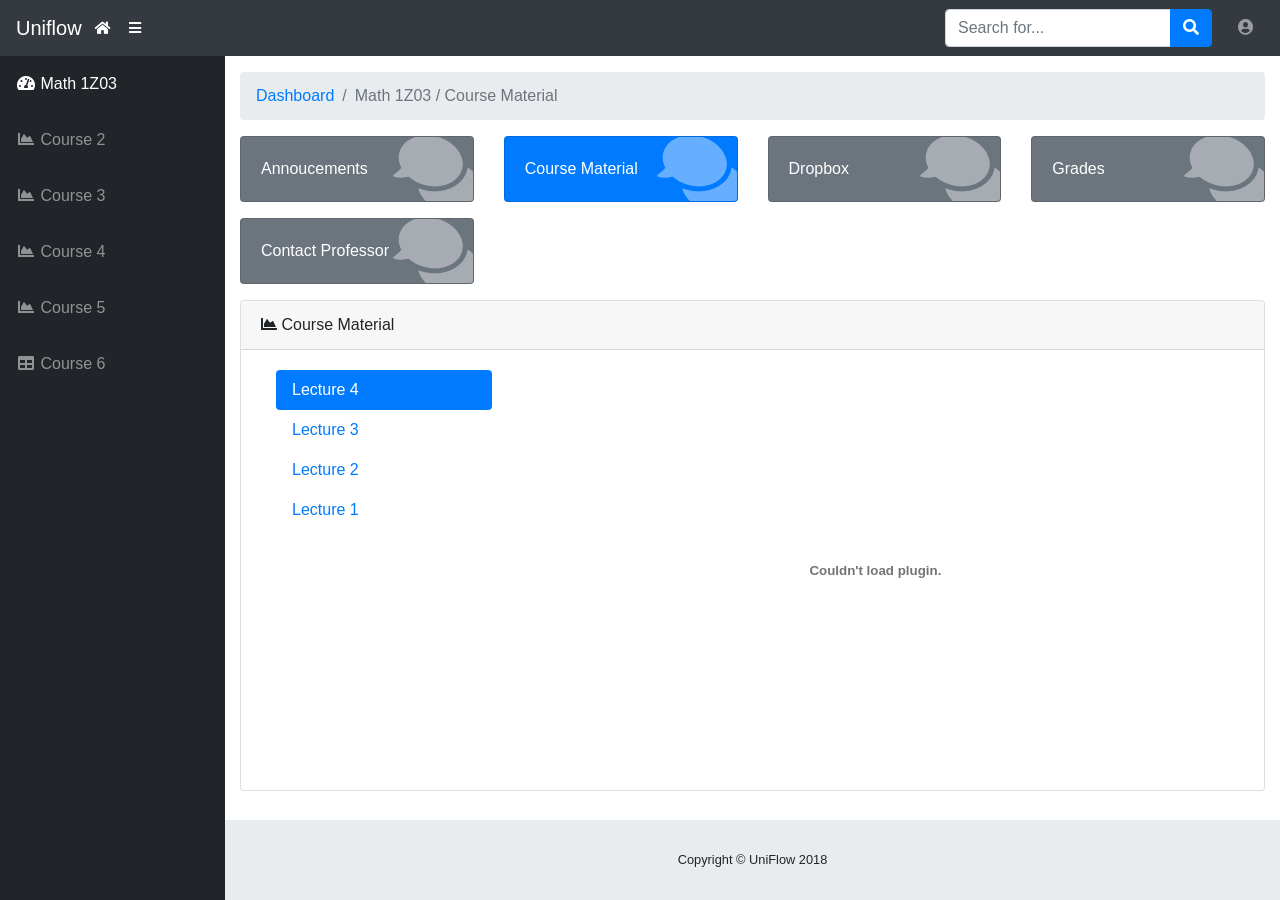
<file: math1z03coursematerial.html>
<!DOCTYPE html>
<html lang="en">

<head>

  <meta charset="utf-8">
  <meta http-equiv="X-UA-Compatible" content="IE=edge">
  <meta name="viewport" content="width=device-width, initial-scale=1, shrink-to-fit=no">
  <meta name="description" content="">
  <meta name="author" content="">

  <title>Uniflow</title>

  <!-- Bootstrap core CSS-->
  <link href="vendor/bootstrap/css/bootstrap.min.css" rel="stylesheet">

  <!-- Custom fonts for this template-->
  <link href="vendor/fontawesome-free/css/all.min.css" rel="stylesheet" type="text/css">

  <!-- Page level plugin CSS-->
  <link href="vendor/datatables/dataTables.bootstrap4.css" rel="stylesheet">

  <!-- Custom styles for this template-->
  <link href="css/sb-admin.css" rel="stylesheet">

</head>

<body id="page-top">

  <nav class="navbar navbar-expand navbar-dark bg-dark static-top">

    <a class="navbar-brand mr-1" href="dashboard.html">Uniflow</a>

    <a href="dashboard.html">
        <button class="btn btn-link btn-sm text-white order-1 order-sm-0" href="#dashboard.html">
          <i class="fas fa-home"></i>
        </button>
    </a>

    <button class="btn btn-link btn-sm text-white order-1 order-sm-0" id="sidebarToggle" href="#">
      <i class="fas fa-bars"></i>
    </button>






    <!-- Navbar Search -->
    <form class="d-none d-md-inline-block form-inline ml-auto mr-0 mr-md-3 my-2 my-md-0">
      <div class="input-group">
        <input type="text" class="form-control" placeholder="Search for..." aria-label="Search" aria-describedby="basic-addon2">
        <div class="input-group-append">
          <button class="btn btn-primary" type="button">
            <i class="fas fa-search"></i>
          </button>
        </div>
      </div>
    </form>

    <!-- Navbar -->
    <ul class="navbar-nav ml-auto ml-md-0">


      <li class="nav-item dropdown no-arrow">
        <a class="nav-link dropdown-toggle" href="#" id="userDropdown" role="button" data-toggle="dropdown"
          aria-haspopup="true" aria-expanded="false">
          <i class="fas fa-user-circle fa-fw"></i>
        </a>
        <div class="dropdown-menu dropdown-menu-right" aria-labelledby="userDropdown">
          <a class="dropdown-item" href="#">Settings</a>
          <a class="dropdown-item" href="#">Activity Log</a>
          <div class="dropdown-divider"></div>
          <a class="dropdown-item" href="#" data-toggle="modal" data-target="#logoutModal">Logout</a>
        </div>
      </li>
    </ul>

  </nav>





















  <div id="wrapper">




    <!-- Sidebar -->
    <ul class="sidebar navbar-nav">
      <li class="nav-item active">
        <a class="nav-link" href="math1z03annoucements.html">
          <i class="fas fa-fw fa-tachometer-alt"></i> <span>Math 1Z03</span>
        </a>
      </li>
      <li class="nav-item">
        <a class="nav-link" href="">
          <i class="fas fa-fw fa-chart-area"></i> <span>Course 2</span></a>
      </li>
      <li class="nav-item">
        <a class="nav-link" href="">
          <i class="fas fa-fw fa-chart-area"></i> <span>Course 3</span></a>
      </li>
      <li class="nav-item">
        <a class="nav-link" href="">
          <i class="fas fa-fw fa-chart-area"></i> <span>Course 4</span></a>
      </li>

      <li class="nav-item">
        <a class="nav-link" href="">
          <i class="fas fa-fw fa-chart-area"></i> <span>Course 5</span></a>
      </li>

      <li class="nav-item">
        <a class="nav-link" href="">
          <i class="fas fa-fw fa-table"></i> <span>Course 6</span></a>
      </li>
    </ul>















    <div id="content-wrapper">

      <div class="container-fluid">

        <!-- Breadcrumbs-->
        <ol class="breadcrumb">
          <li class="breadcrumb-item">
            <a href="dashboard.html">Dashboard</a>
          </li>
          <li class="breadcrumb-item active">Math 1Z03 / Course Material</li>
        </ol>




        <!-- Icon Cards-->
        <div class="row">

          <div class="col-xl-3 col-sm-6 mb-3">
            <div class="card text-white bg-secondary o-hidden h-100">
              <a class="text-white" href="math1z03annoucements.html">

                <div class="card-body">
                  <div class="card-body-icon">
                    <i class="fas fa-fw fa-comments"></i>
                  </div>
                  <div class="mr-5">Annoucements</div>
                </div>

            </div>
            </a>
          </div>

          <div class="col-xl-3 col-sm-6 mb-3">
            <div class="card text-white bg-primary o-hidden h-100">
              <a class="text-white" href="math1z03coursematerial.html">

                <div class="card-body">
                  <div class="card-body-icon">
                    <i class="fas fa-fw fa-comments"></i>
                  </div>
                  <div class="mr-5">Course Material</div>
                </div>

            </div>
            </a>
          </div>

          <div class="col-xl-3 col-sm-6 mb-3">
            <div class="card text-white bg-secondary o-hidden h-100">
              <a class="text-white" href="math1z03dropbox.html">

                <div class="card-body">
                  <div class="card-body-icon">
                    <i class="fas fa-fw fa-comments"></i>
                  </div>
                  <div class="mr-5">Dropbox</div>
                </div>

            </div>
            </a>
          </div>

          <div class="col-xl-3 col-sm-6 mb-3">
            <div class="card text-white bg-secondary o-hidden h-100">
              <a class="text-white" href="math1z03grades.html">

                <div class="card-body">
                  <div class="card-body-icon">
                    <i class="fas fa-fw fa-comments"></i>
                  </div>
                  <div class="mr-5">Grades</div>
                </div>

            </div>
            </a>
          </div>

          <div class="col-xl-3 col-sm-6 mb-3">
            <div class="card text-white bg-secondary o-hidden h-100">
              <a class="text-white" href="math1z03contactprof.html">

                <div class="card-body">
                  <div class="card-body-icon">
                    <i class="fas fa-fw fa-comments"></i>
                  </div>
                  <div class="mr-5">Contact Professor</div>
                </div>

            </div>
            </a>
          </div>



        </div>

        <!--              End of NAV BAR-->




        <div class="card mb-3">
          <div class="card-header">
            <i class="fas fa-chart-area"></i>
            Course Material</div>
          <div class="card-body">

            <div class="container">



              <div class="bd-example bd-example-tabs">
                <div class="row">
                  <div class="col-3">
                    <div class="nav flex-column nav-pills" id="v-pills-tab" role="tablist" aria-orientation="vertical">
                      <a class="nav-link active show" id="v-pills-home-tab" data-toggle="pill" href="#v-pills-home"
                        role="tab" aria-controls="v-pills-home" aria-selected="false">Lecture 4</a>
                      <a class="nav-link" id="v-pills-profile-tab" data-toggle="pill" href="#v-pills-profile" role="tab"
                        aria-controls="v-pills-profile" aria-selected="false">Lecture 3</a>
                      <a class="nav-link" id="v-pills-messages-tab" data-toggle="pill" href="#v-pills-messages" role="tab"
                        aria-controls="v-pills-messages" aria-selected="false">Lecture 2</a>
                      <a class="nav-link " id="v-pills-settings-tab" data-toggle="pill" href="#v-pills-settings" role="tab"
                        aria-controls="v-pills-settings" aria-selected="false">Lecture 1</a>
                    </div>
                  </div>

                  <div class="col-9">
                    <div class="tab-content" id="v-pills-tabContent">
                      <div class="tab-pane fade active show" id="v-pills-home" role="tabpanel" aria-labelledby="v-pills-home-tab">
                        <!--          <p>LECTURE 4 CONTENT</p>-->

                        <div id="example4" style="height: 400px;">
                          <script src="/js/pdfobject.js"></script>
                          <script>PDFObject.embed("/pdf/lecture4.pdf", "#example4");</script>

                        </div>


                      </div>
                      <div class="tab-pane fade" id="v-pills-profile" role="tabpanel" aria-labelledby="v-pills-profile-tab">
                        <!--          <p>LECTURE 3 CONTENT</p>-->
                        <div id="example3" style="height: 400px;">
                          <script src="/js/pdfobject.js"></script>
                          <script>PDFObject.embed("/pdf/lecture3.pdf", "#example3");</script>

                        </div>
                      </div>
                      <div class="tab-pane fade" id="v-pills-messages" role="tabpanel" aria-labelledby="v-pills-messages-tab">
                        <!--          <p>LECTURE 2 CONTENT</p>-->

                        <div id="example2" style="height: 400px;">
                          <script src="/js/pdfobject.js"></script>
                          <script>PDFObject.embed("/pdf/lecture2.pdf", "#example2");</script>

                        </div>


                      </div>
                      <div class="tab-pane fade" id="v-pills-settings" role="tabpanel" aria-labelledby="v-pills-settings-tab">
                        <!--          <p>LECTURE 1 CONTENT</p>-->

                        <div id="example1" style="height: 400px;">
                          <script src="/js/pdfobject.js"></script>
                          <script>PDFObject.embed("/pdf/lecture1.pdf", "#example1");</script>

                        </div>

                      </div>
                    </div>
                  </div>
                </div>
              </div>




            </div>
          </div>
        </div>



      </div>
      <!-- /.container-fluid -->

      <!-- Sticky Footer -->
      <footer class="sticky-footer">
        <div class="container my-auto">
          <div class="copyright text-center my-auto">
            <span>Copyright © UniFlow 2018</span>
          </div>
        </div>
      </footer>

    </div>
    <!-- /.content-wrapper -->

  </div>
  <!-- /#wrapper -->

  <!-- Scroll to Top Button-->
  <a class="scroll-to-top rounded" href="#page-top">
    <i class="fas fa-angle-up"></i>
  </a>

  <!-- Logout Modal-->
  <div class="modal fade" id="logoutModal" tabindex="-1" role="dialog" aria-labelledby="exampleModalLabel" aria-hidden="true">
    <div class="modal-dialog" role="document">
      <div class="modal-content">
        <div class="modal-header">
          <h5 class="modal-title" id="exampleModalLabel">Ready to Leave?</h5>
          <button class="close" type="button" data-dismiss="modal" aria-label="Close">
            <span aria-hidden="true">×</span>
          </button>
        </div>
        <div class="modal-body">Select "Logout" below if you are ready to end your current session.</div>
        <div class="modal-footer">
          <button class="btn btn-secondary" type="button" data-dismiss="modal">Cancel</button>
          <a class="btn btn-primary" href="index.html">Logout</a>
        </div>
      </div>
    </div>
  </div>

  <!-- Bootstrap core JavaScript-->
  <script src="vendor/jquery/jquery.min.js"></script>
  <script src="vendor/bootstrap/js/bootstrap.bundle.min.js"></script>

  <!-- Core plugin JavaScript-->
  <script src="vendor/jquery-easing/jquery.easing.min.js"></script>

  <!-- Page level plugin JavaScript-->
  <script src="vendor/chart.js/Chart.min.js"></script>
  <script src="vendor/datatables/jquery.dataTables.js"></script>
  <script src="vendor/datatables/dataTables.bootstrap4.js"></script>

  <!-- Custom scripts for all pages-->
  <script src="js/sb-admin.min.js"></script>

  <!-- Demo scripts for this page-->
  <script src="js/demo/datatables-demo.js"></script>
  <script src="js/demo/chart-area-demo.js"></script>

</body>

</html>
</file>
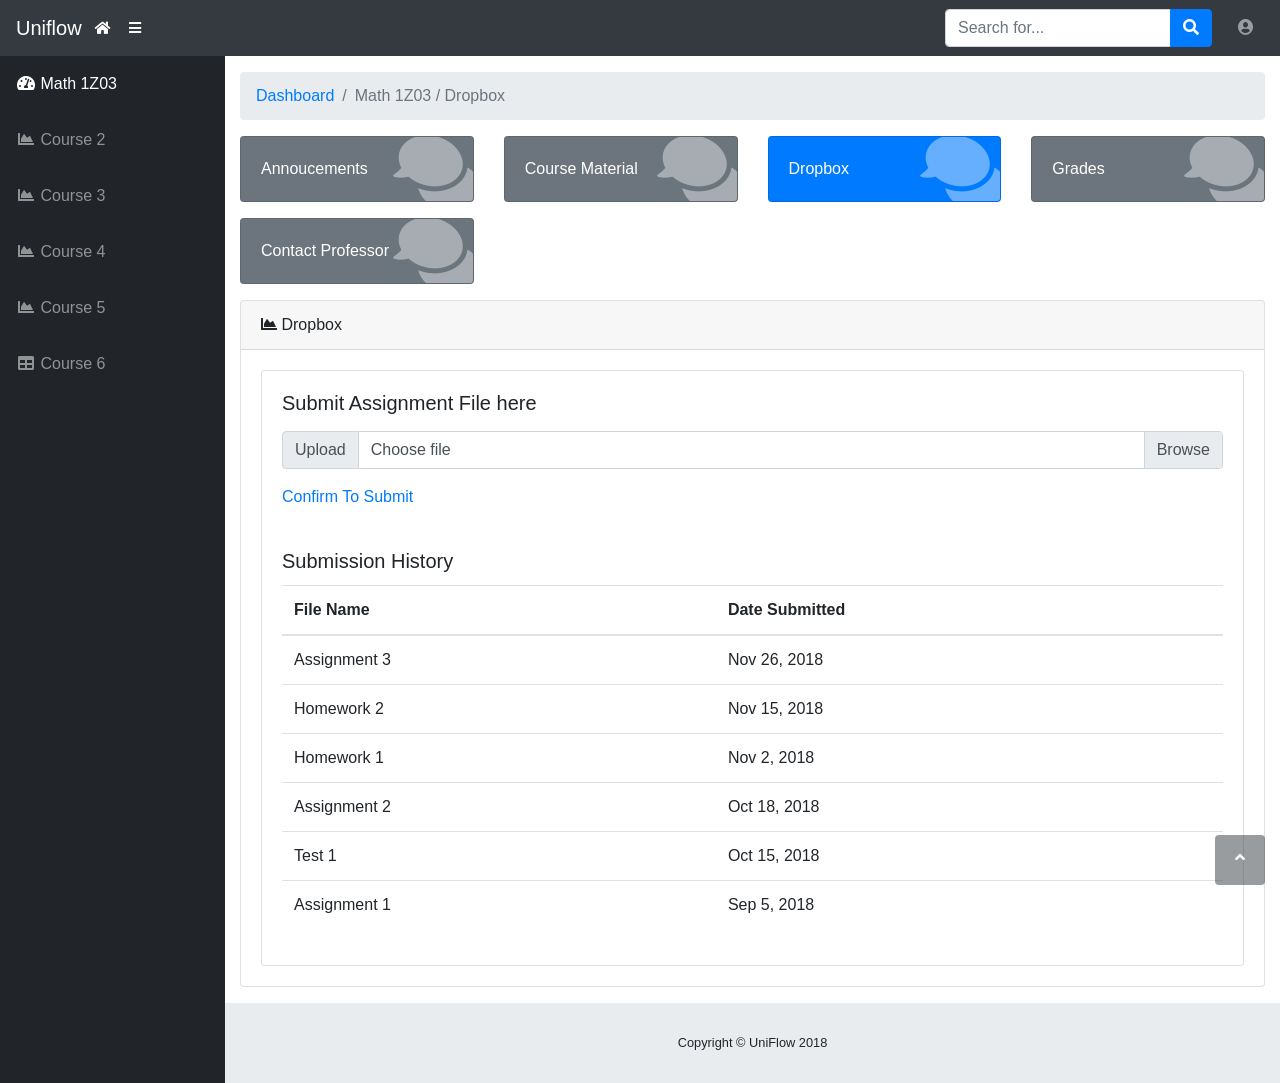
<file: math1z03dropbox.html>
<!DOCTYPE html>
<html lang="en">

<head>

  <meta charset="utf-8">
  <meta http-equiv="X-UA-Compatible" content="IE=edge">
  <meta name="viewport" content="width=device-width, initial-scale=1, shrink-to-fit=no">
  <meta name="description" content="">
  <meta name="author" content="">

  <title>Uniflow</title>

  <!-- Bootstrap core CSS-->
  <link href="vendor/bootstrap/css/bootstrap.min.css" rel="stylesheet">

  <!-- Custom fonts for this template-->
  <link href="vendor/fontawesome-free/css/all.min.css" rel="stylesheet" type="text/css">

  <!-- Page level plugin CSS-->
  <link href="vendor/datatables/dataTables.bootstrap4.css" rel="stylesheet">

  <!-- Custom styles for this template-->
  <link href="css/sb-admin.css" rel="stylesheet">

</head>

<body id="page-top">

  <nav class="navbar navbar-expand navbar-dark bg-dark static-top">

    <a class="navbar-brand mr-1" href="dashboard.html">Uniflow</a>

    <a href="dashboard.html">
        <button class="btn btn-link btn-sm text-white order-1 order-sm-0" href="#dashboard.html">
          <i class="fas fa-home"></i>
        </button>
    </a>

    <button class="btn btn-link btn-sm text-white order-1 order-sm-0" id="sidebarToggle" href="#">
      <i class="fas fa-bars"></i>
    </button>






    <!-- Navbar Search -->
    <form class="d-none d-md-inline-block form-inline ml-auto mr-0 mr-md-3 my-2 my-md-0">
      <div class="input-group">
        <input type="text" class="form-control" placeholder="Search for..." aria-label="Search" aria-describedby="basic-addon2">
        <div class="input-group-append">
          <button class="btn btn-primary" type="button">
            <i class="fas fa-search"></i>
          </button>
        </div>
      </div>
    </form>

    <!-- Navbar -->
    <ul class="navbar-nav ml-auto ml-md-0">

      <li class="nav-item dropdown no-arrow">
        <a class="nav-link dropdown-toggle" href="#" id="userDropdown" role="button" data-toggle="dropdown"
          aria-haspopup="true" aria-expanded="false">
          <i class="fas fa-user-circle fa-fw"></i>
        </a>
        <div class="dropdown-menu dropdown-menu-right" aria-labelledby="userDropdown">
          <a class="dropdown-item" href="#">Settings</a>
          <a class="dropdown-item" href="#">Activity Log</a>
          <div class="dropdown-divider"></div>
          <a class="dropdown-item" href="#" data-toggle="modal" data-target="#logoutModal">Logout</a>
        </div>
      </li>
    </ul>

  </nav>





















  <div id="wrapper">



    <!-- Sidebar -->
    <ul class="sidebar navbar-nav">
      <li class="nav-item active">
        <a class="nav-link" href="math1z03annoucements.html">
          <i class="fas fa-fw fa-tachometer-alt"></i> <span>Math 1Z03</span>
        </a>
      </li>
      <li class="nav-item">
        <a class="nav-link" href="">
          <i class="fas fa-fw fa-chart-area"></i> <span>Course 2</span></a>
      </li>
      <li class="nav-item">
        <a class="nav-link" href="">
          <i class="fas fa-fw fa-chart-area"></i> <span>Course 3</span></a>
      </li>
      <li class="nav-item">
        <a class="nav-link" href="">
          <i class="fas fa-fw fa-chart-area"></i> <span>Course 4</span></a>
      </li>

      <li class="nav-item">
        <a class="nav-link" href="">
          <i class="fas fa-fw fa-chart-area"></i> <span>Course 5</span></a>
      </li>

      <li class="nav-item">
        <a class="nav-link" href="">
          <i class="fas fa-fw fa-table"></i> <span>Course 6</span></a>
      </li>
    </ul>
















    <div id="content-wrapper">

      <div class="container-fluid">

        <!-- Breadcrumbs-->
        <ol class="breadcrumb">
          <li class="breadcrumb-item">
            <a href="dashboard.html">Dashboard</a>
          </li>
          <li class="breadcrumb-item active">Math 1Z03 / Dropbox</li>
        </ol>




        <!-- Icon Cards-->
        <div class="row">

          <div class="col-xl-3 col-sm-6 mb-3">
            <div class="card text-white bg-secondary o-hidden h-100">
              <a class="text-white" href="math1z03annoucements.html">

                <div class="card-body">
                  <div class="card-body-icon">
                    <i class="fas fa-fw fa-comments"></i>
                  </div>
                  <div class="mr-5">Annoucements</div>
                </div>

            </div>
            </a>
          </div>

          <div class="col-xl-3 col-sm-6 mb-3">
            <div class="card text-white bg-secondary o-hidden h-100">
              <a class="text-white" href="math1z03coursematerial.html">

                <div class="card-body">
                  <div class="card-body-icon">
                    <i class="fas fa-fw fa-comments"></i>
                  </div>
                  <div class="mr-5">Course Material</div>
                </div>

            </div>
            </a>
          </div>

          <div class="col-xl-3 col-sm-6 mb-3">
            <div class="card text-white bg-primary o-hidden h-100">
              <a class="text-white" href="math1z03dropbox.html">

                <div class="card-body">
                  <div class="card-body-icon">
                    <i class="fas fa-fw fa-comments"></i>
                  </div>
                  <div class="mr-5">Dropbox</div>
                </div>

            </div>
            </a>
          </div>

          <div class="col-xl-3 col-sm-6 mb-3">
            <div class="card text-white bg-secondary o-hidden h-100">
              <a class="text-white" href="math1z03grades.html">

                <div class="card-body">
                  <div class="card-body-icon">
                    <i class="fas fa-fw fa-comments"></i>
                  </div>
                  <div class="mr-5">Grades</div>
                </div>

            </div>
            </a>
          </div>

          <div class="col-xl-3 col-sm-6 mb-3">
            <div class="card text-white bg-secondary o-hidden h-100">
              <a class="text-white" href="math1z03contactprof.html">

                <div class="card-body">
                  <div class="card-body-icon">
                    <i class="fas fa-fw fa-comments"></i>
                  </div>
                  <div class="mr-5">Contact Professor</div>
                </div>

            </div>
            </a>
          </div>



        </div>

        <!--              End of NAV BAR-->




        <div class="card mb-3">
          <div class="card-header">
            <i class="fas fa-chart-area"></i>
            Dropbox</div>

          <div class="card-body">
            <div class="card">
              <div class="card-body">
                <h5 class="card-title">Submit Assignment File here</h5>
                <p class="card-text">
                  <div class="input-group">
                    <div class="input-group-prepend">
                      <span class="input-group-text" id="inputGroupFileAddon01">Upload</span>
                    </div>
                    <div class="custom-file">
                      <input type="file" class="custom-file-input" id="inputGroupFile01" aria-describedby="inputGroupFileAddon01">
                      <label class="custom-file-label" for="inputGroupFile01">Choose file</label>
                    </div>
                  </div>
                </p>
                <a href="#" class="card-link">Confirm To Submit</a>
              </div>


              <div class="card-body">
                <h5 class="card-title">Submission History</h5>

                <table class="table">
                  <thead>
                    <tr>

                      <th scope="col">File Name</th>
                      <th scope="col">Date Submitted</th>
                    </tr>
                  </thead>
                  <tbody>

                    <tr>
                      <td>Assignment 3</td>
                      <td>Nov 26, 2018</td>

                    </tr>
                    <tr>
                      <td>Homework 2</td>
                      <td>Nov 15, 2018</td>

                    </tr>
                    <tr>
                      <td>Homework 1</td>
                      <td>Nov 2, 2018</td>

                    </tr>
                    <tr>
                      <td>Assignment 2</td>
                      <td>Oct 18, 2018</td>

                    </tr>
                    <tr>
                      <td>Test 1</td>
                      <td>Oct 15, 2018</td>

                    </tr>
                    <tr>
                      <td>Assignment 1</td>
                      <td>Sep 5, 2018</td>

                    </tr>
                  </tbody>
                </table>
              </div>


            </div>

          </div>



        </div>
        <!-- /.container-fluid -->

        <!-- Sticky Footer -->
        <footer class="sticky-footer">
          <div class="container my-auto">
            <div class="copyright text-center my-auto">
              <span>Copyright © UniFlow 2018</span>
            </div>
          </div>
        </footer>

      </div>
      <!-- /.content-wrapper -->

    </div>
    <!-- /#wrapper -->

    <!-- Scroll to Top Button-->
    <a class="scroll-to-top rounded" href="#page-top">
      <i class="fas fa-angle-up"></i>
    </a>

    <!-- Logout Modal-->
    <div class="modal fade" id="logoutModal" tabindex="-1" role="dialog" aria-labelledby="exampleModalLabel"
      aria-hidden="true">
      <div class="modal-dialog" role="document">
        <div class="modal-content">
          <div class="modal-header">
            <h5 class="modal-title" id="exampleModalLabel">Ready to Leave?</h5>
            <button class="close" type="button" data-dismiss="modal" aria-label="Close">
              <span aria-hidden="true">×</span>
            </button>
          </div>
          <div class="modal-body">Select "Logout" below if you are ready to end your current session.</div>
          <div class="modal-footer">
            <button class="btn btn-secondary" type="button" data-dismiss="modal">Cancel</button>
            <a class="btn btn-primary" href="index.html">Logout</a>
          </div>
        </div>
      </div>
    </div>

    <!-- Bootstrap core JavaScript-->
    <script src="vendor/jquery/jquery.min.js"></script>
    <script src="vendor/bootstrap/js/bootstrap.bundle.min.js"></script>

    <!-- Core plugin JavaScript-->
    <script src="vendor/jquery-easing/jquery.easing.min.js"></script>

    <!-- Page level plugin JavaScript-->
    <script src="vendor/chart.js/Chart.min.js"></script>
    <script src="vendor/datatables/jquery.dataTables.js"></script>
    <script src="vendor/datatables/dataTables.bootstrap4.js"></script>

    <!-- Custom scripts for all pages-->
    <script src="js/sb-admin.min.js"></script>

    <!-- Demo scripts for this page-->
    <script src="js/demo/datatables-demo.js"></script>
    <script src="js/demo/chart-area-demo.js"></script>

</body>

</html>
</file>
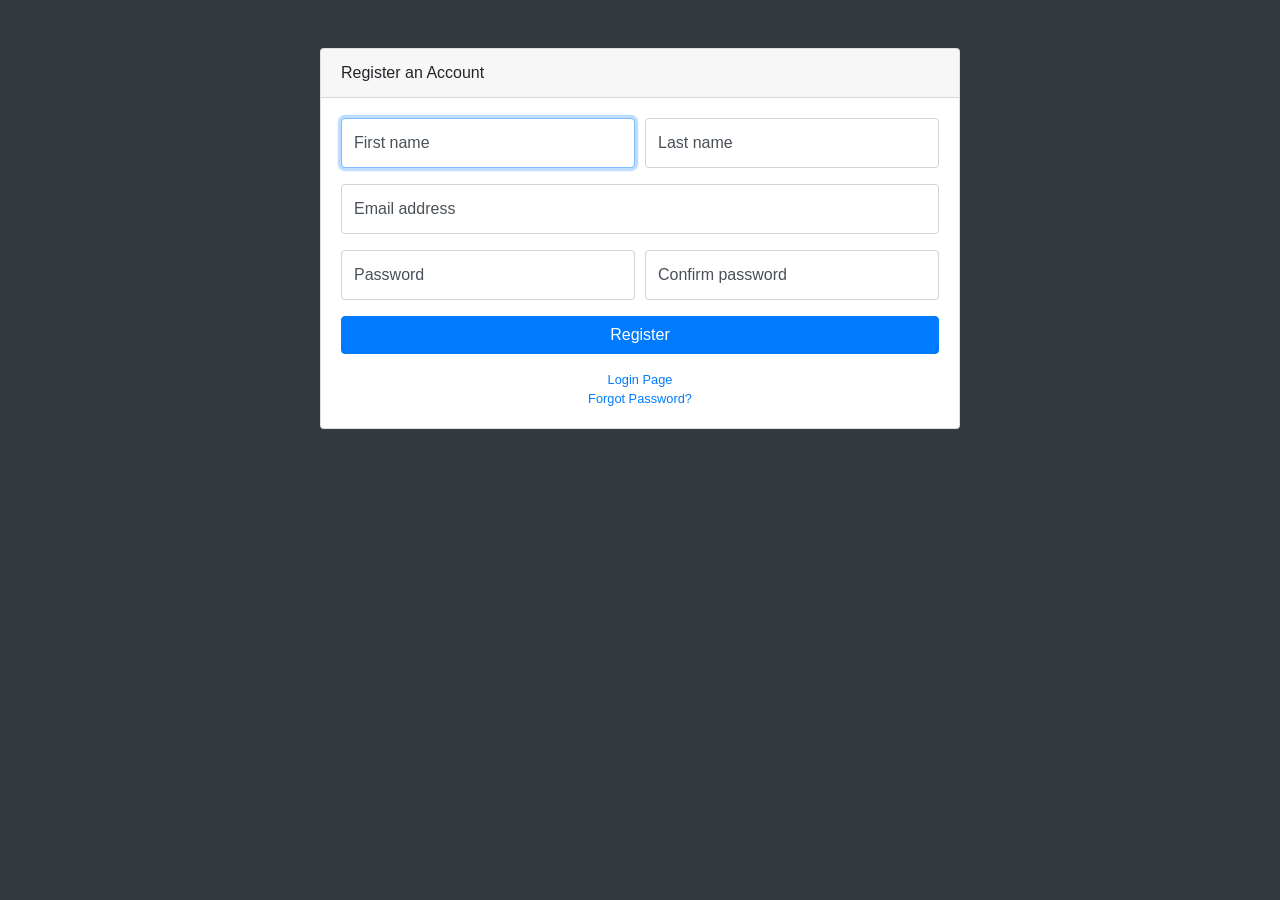
<file: register.html>
<!DOCTYPE html>
<html lang="en">

  <head>

    <meta charset="utf-8">
    <meta http-equiv="X-UA-Compatible" content="IE=edge">
    <meta name="viewport" content="width=device-width, initial-scale=1, shrink-to-fit=no">
    <meta name="description" content="">
    <meta name="author" content="">

    <title>SB Admin - Register</title>

    <!-- Bootstrap core CSS-->
    <link href="vendor/bootstrap/css/bootstrap.min.css" rel="stylesheet">

    <!-- Custom fonts for this template-->
    <link href="vendor/fontawesome-free/css/all.min.css" rel="stylesheet" type="text/css">

    <!-- Custom styles for this template-->
    <link href="css/sb-admin.css" rel="stylesheet">

  </head>

  <body class="bg-dark">

    <div class="container">
      <div class="card card-register mx-auto mt-5">
        <div class="card-header">Register an Account</div>
        <div class="card-body">
          <form>
            <div class="form-group">
              <div class="form-row">
                <div class="col-md-6">
                  <div class="form-label-group">
                    <input type="text" id="firstName" class="form-control" placeholder="First name" required="required" autofocus="autofocus">
                    <label for="firstName">First name</label>
                  </div>
                </div>
                <div class="col-md-6">
                  <div class="form-label-group">
                    <input type="text" id="lastName" class="form-control" placeholder="Last name" required="required">
                    <label for="lastName">Last name</label>
                  </div>
                </div>
              </div>
            </div>
            <div class="form-group">
              <div class="form-label-group">
                <input type="email" id="inputEmail" class="form-control" placeholder="Email address" required="required">
                <label for="inputEmail">Email address</label>
              </div>
            </div>
            <div class="form-group">
              <div class="form-row">
                <div class="col-md-6">
                  <div class="form-label-group">
                    <input type="password" id="inputPassword" class="form-control" placeholder="Password" required="required">
                    <label for="inputPassword">Password</label>
                  </div>
                </div>
                <div class="col-md-6">
                  <div class="form-label-group">
                    <input type="password" id="confirmPassword" class="form-control" placeholder="Confirm password" required="required">
                    <label for="confirmPassword">Confirm password</label>
                  </div>
                </div>
              </div>
            </div>
            <a class="btn btn-primary btn-block" href="index.html">Register</a>
          </form>
          <div class="text-center">
            <a class="d-block small mt-3" href="index.html">Login Page</a>
            <a class="d-block small" href="forgot-password.html">Forgot Password?</a>
          </div>
        </div>
      </div>
    </div>

    <!-- Bootstrap core JavaScript-->
    <script src="vendor/jquery/jquery.min.js"></script>
    <script src="vendor/bootstrap/js/bootstrap.bundle.min.js"></script>

    <!-- Core plugin JavaScript-->
    <script src="vendor/jquery-easing/jquery.easing.min.js"></script>

  </body>

</html>
</file>
<file: vendor/fontawesome-free/css/all.min.css>
/*!
 * Font Awesome Free 5.3.1 by @fontawesome - https://fontawesome.com
 * License - https://fontawesome.com/license/free (Icons: CC BY 4.0, Fonts: SIL OFL 1.1, Code: MIT License)
 */
.fa,.fab,.fal,.far,.fas{-moz-osx-font-smoothing:grayscale;-webkit-font-smoothing:antialiased;display:inline-block;font-style:normal;font-variant:normal;text-rendering:auto;line-height:1}.fa-lg{font-size:1.33333em;line-height:.75em;vertical-align:-.0667em}.fa-xs{font-size:.75em}.fa-sm{font-size:.875em}.fa-1x{font-size:1em}.fa-2x{font-size:2em}.fa-3x{font-size:3em}.fa-4x{font-size:4em}.fa-5x{font-size:5em}.fa-6x{font-size:6em}.fa-7x{font-size:7em}.fa-8x{font-size:8em}.fa-9x{font-size:9em}.fa-10x{font-size:10em}.fa-fw{text-align:center;width:1.25em}.fa-ul{list-style-type:none;margin-left:2.5em;padding-left:0}.fa-ul>li{position:relative}.fa-li{left:-2em;position:absolute;text-align:center;width:2em;line-height:inherit}.fa-border{border:.08em solid #eee;border-radius:.1em;padding:.2em .25em .15em}.fa-pull-left{float:left}.fa-pull-right{float:right}.fa.fa-pull-left,.fab.fa-pull-left,.fal.fa-pull-left,.far.fa-pull-left,.fas.fa-pull-left{margin-right:.3em}.fa.fa-pull-right,.fab.fa-pull-right,.fal.fa-pull-right,.far.fa-pull-right,.fas.fa-pull-right{margin-left:.3em}.fa-spin{animation:fa-spin 2s infinite linear}.fa-pulse{animation:fa-spin 1s infinite steps(8)}@keyframes fa-spin{0%{transform:rotate(0deg)}to{transform:rotate(1turn)}}.fa-rotate-90{-ms-filter:"progid:DXImageTransform.Microsoft.BasicImage(rotation=1)";transform:rotate(90deg)}.fa-rotate-180{-ms-filter:"progid:DXImageTransform.Microsoft.BasicImage(rotation=2)";transform:rotate(180deg)}.fa-rotate-270{-ms-filter:"progid:DXImageTransform.Microsoft.BasicImage(rotation=3)";transform:rotate(270deg)}.fa-flip-horizontal{-ms-filter:"progid:DXImageTransform.Microsoft.BasicImage(rotation=0, mirror=1)";transform:scaleX(-1)}.fa-flip-vertical{transform:scaleY(-1)}.fa-flip-horizontal.fa-flip-vertical,.fa-flip-vertical{-ms-filter:"progid:DXImageTransform.Microsoft.BasicImage(rotation=2, mirror=1)"}.fa-flip-horizontal.fa-flip-vertical{transform:scale(-1)}:root .fa-flip-horizontal,:root .fa-flip-vertical,:root .fa-rotate-90,:root .fa-rotate-180,:root .fa-rotate-270{-webkit-filter:none;filter:none}.fa-stack{display:inline-block;height:2em;line-height:2em;position:relative;vertical-align:middle;width:2em}.fa-stack-1x,.fa-stack-2x{left:0;position:absolute;text-align:center;width:100%}.fa-stack-1x{line-height:inherit}.fa-stack-2x{font-size:2em}.fa-inverse{color:#fff}.fa-500px:before{content:"\f26e"}.fa-accessible-icon:before{content:"\f368"}.fa-accusoft:before{content:"\f369"}.fa-ad:before{content:"\f641"}.fa-address-book:before{content:"\f2b9"}.fa-address-card:before{content:"\f2bb"}.fa-adjust:before{content:"\f042"}.fa-adn:before{content:"\f170"}.fa-adversal:before{content:"\f36a"}.fa-affiliatetheme:before{content:"\f36b"}.fa-air-freshener:before{content:"\f5d0"}.fa-algolia:before{content:"\f36c"}.fa-align-center:before{content:"\f037"}.fa-align-justify:before{content:"\f039"}.fa-align-left:before{content:"\f036"}.fa-align-right:before{content:"\f038"}.fa-alipay:before{content:"\f642"}.fa-allergies:before{content:"\f461"}.fa-amazon:before{content:"\f270"}.fa-amazon-pay:before{content:"\f42c"}.fa-ambulance:before{content:"\f0f9"}.fa-american-sign-language-interpreting:before{content:"\f2a3"}.fa-amilia:before{content:"\f36d"}.fa-anchor:before{content:"\f13d"}.fa-android:before{content:"\f17b"}.fa-angellist:before{content:"\f209"}.fa-angle-double-down:before{content:"\f103"}.fa-angle-double-left:before{content:"\f100"}.fa-angle-double-right:before{content:"\f101"}.fa-angle-double-up:before{content:"\f102"}.fa-angle-down:before{content:"\f107"}.fa-angle-left:before{content:"\f104"}.fa-angle-right:before{content:"\f105"}.fa-angle-up:before{content:"\f106"}.fa-angry:before{content:"\f556"}.fa-angrycreative:before{content:"\f36e"}.fa-angular:before{content:"\f420"}.fa-ankh:before{content:"\f644"}.fa-app-store:before{content:"\f36f"}.fa-app-store-ios:before{content:"\f370"}.fa-apper:before{content:"\f371"}.fa-apple:before{content:"\f179"}.fa-apple-alt:before{content:"\f5d1"}.fa-apple-pay:before{content:"\f415"}.fa-archive:before{content:"\f187"}.fa-archway:before{content:"\f557"}.fa-arrow-alt-circle-down:before{content:"\f358"}.fa-arrow-alt-circle-left:before{content:"\f359"}.fa-arrow-alt-circle-right:before{content:"\f35a"}.fa-arrow-alt-circle-up:before{content:"\f35b"}.fa-arrow-circle-down:before{content:"\f0ab"}.fa-arrow-circle-left:before{content:"\f0a8"}.fa-arrow-circle-right:before{content:"\f0a9"}.fa-arrow-circle-up:before{content:"\f0aa"}.fa-arrow-down:before{content:"\f063"}.fa-arrow-left:before{content:"\f060"}.fa-arrow-right:before{content:"\f061"}.fa-arrow-up:before{content:"\f062"}.fa-arrows-alt:before{content:"\f0b2"}.fa-arrows-alt-h:before{content:"\f337"}.fa-arrows-alt-v:before{content:"\f338"}.fa-assistive-listening-systems:before{content:"\f2a2"}.fa-asterisk:before{content:"\f069"}.fa-asymmetrik:before{content:"\f372"}.fa-at:before{content:"\f1fa"}.fa-atlas:before{content:"\f558"}.fa-atom:before{content:"\f5d2"}.fa-audible:before{content:"\f373"}.fa-audio-description:before{content:"\f29e"}.fa-autoprefixer:before{content:"\f41c"}.fa-avianex:before{content:"\f374"}.fa-aviato:before{content:"\f421"}.fa-award:before{content:"\f559"}.fa-aws:before{content:"\f375"}.fa-backspace:before{content:"\f55a"}.fa-backward:before{content:"\f04a"}.fa-balance-scale:before{content:"\f24e"}.fa-ban:before{content:"\f05e"}.fa-band-aid:before{content:"\f462"}.fa-bandcamp:before{content:"\f2d5"}.fa-barcode:before{content:"\f02a"}.fa-bars:before{content:"\f0c9"}.fa-baseball-ball:before{content:"\f433"}.fa-basketball-ball:before{content:"\f434"}.fa-bath:before{content:"\f2cd"}.fa-battery-empty:before{content:"\f244"}.fa-battery-full:before{content:"\f240"}.fa-battery-half:before{content:"\f242"}.fa-battery-quarter:before{content:"\f243"}.fa-battery-three-quarters:before{content:"\f241"}.fa-bed:before{content:"\f236"}.fa-beer:before{content:"\f0fc"}.fa-behance:before{content:"\f1b4"}.fa-behance-square:before{content:"\f1b5"}.fa-bell:before{content:"\f0f3"}.fa-bell-slash:before{content:"\f1f6"}.fa-bezier-curve:before{content:"\f55b"}.fa-bible:before{content:"\f647"}.fa-bicycle:before{content:"\f206"}.fa-bimobject:before{content:"\f378"}.fa-binoculars:before{content:"\f1e5"}.fa-birthday-cake:before{content:"\f1fd"}.fa-bitbucket:before{content:"\f171"}.fa-bitcoin:before{content:"\f379"}.fa-bity:before{content:"\f37a"}.fa-black-tie:before{content:"\f27e"}.fa-blackberry:before{content:"\f37b"}.fa-blender:before{content:"\f517"}.fa-blind:before{content:"\f29d"}.fa-blogger:before{content:"\f37c"}.fa-blogger-b:before{content:"\f37d"}.fa-bluetooth:before{content:"\f293"}.fa-bluetooth-b:before{content:"\f294"}.fa-bold:before{content:"\f032"}.fa-bolt:before{content:"\f0e7"}.fa-bomb:before{content:"\f1e2"}.fa-bone:before{content:"\f5d7"}.fa-bong:before{content:"\f55c"}.fa-book:before{content:"\f02d"}.fa-book-open:before{content:"\f518"}.fa-book-reader:before{content:"\f5da"}.fa-bookmark:before{content:"\f02e"}.fa-bowling-ball:before{content:"\f436"}.fa-box:before{content:"\f466"}.fa-box-open:before{content:"\f49e"}.fa-boxes:before{content:"\f468"}.fa-braille:before{content:"\f2a1"}.fa-brain:before{content:"\f5dc"}.fa-briefcase:before{content:"\f0b1"}.fa-briefcase-medical:before{content:"\f469"}.fa-broadcast-tower:before{content:"\f519"}.fa-broom:before{content:"\f51a"}.fa-brush:before{content:"\f55d"}.fa-btc:before{content:"\f15a"}.fa-bug:before{content:"\f188"}.fa-building:before{content:"\f1ad"}.fa-bullhorn:before{content:"\f0a1"}.fa-bullseye:before{content:"\f140"}.fa-burn:before{content:"\f46a"}.fa-buromobelexperte:before{content:"\f37f"}.fa-bus:before{content:"\f207"}.fa-bus-alt:before{content:"\f55e"}.fa-business-time:before{content:"\f64a"}.fa-buysellads:before{content:"\f20d"}.fa-calculator:before{content:"\f1ec"}.fa-calendar:before{content:"\f133"}.fa-calendar-alt:before{content:"\f073"}.fa-calendar-check:before{content:"\f274"}.fa-calendar-minus:before{content:"\f272"}.fa-calendar-plus:before{content:"\f271"}.fa-calendar-times:before{content:"\f273"}.fa-camera:before{content:"\f030"}.fa-camera-retro:before{content:"\f083"}.fa-cannabis:before{content:"\f55f"}.fa-capsules:before{content:"\f46b"}.fa-car:before{content:"\f1b9"}.fa-car-alt:before{content:"\f5de"}.fa-car-battery:before{content:"\f5df"}.fa-car-crash:before{content:"\f5e1"}.fa-car-side:before{content:"\f5e4"}.fa-caret-down:before{content:"\f0d7"}.fa-caret-left:before{content:"\f0d9"}.fa-caret-right:before{content:"\f0da"}.fa-caret-square-down:before{content:"\f150"}.fa-caret-square-left:before{content:"\f191"}.fa-caret-square-right:before{content:"\f152"}.fa-caret-square-up:before{content:"\f151"}.fa-caret-up:before{content:"\f0d8"}.fa-cart-arrow-down:before{content:"\f218"}.fa-cart-plus:before{content:"\f217"}.fa-cc-amazon-pay:before{content:"\f42d"}.fa-cc-amex:before{content:"\f1f3"}.fa-cc-apple-pay:before{content:"\f416"}.fa-cc-diners-club:before{content:"\f24c"}.fa-cc-discover:before{content:"\f1f2"}.fa-cc-jcb:before{content:"\f24b"}.fa-cc-mastercard:before{content:"\f1f1"}.fa-cc-paypal:before{content:"\f1f4"}.fa-cc-stripe:before{content:"\f1f5"}.fa-cc-visa:before{content:"\f1f0"}.fa-centercode:before{content:"\f380"}.fa-certificate:before{content:"\f0a3"}.fa-chalkboard:before{content:"\f51b"}.fa-chalkboard-teacher:before{content:"\f51c"}.fa-charging-station:before{content:"\f5e7"}.fa-chart-area:before{content:"\f1fe"}.fa-chart-bar:before{content:"\f080"}.fa-chart-line:before{content:"\f201"}.fa-chart-pie:before{content:"\f200"}.fa-check:before{content:"\f00c"}.fa-check-circle:before{content:"\f058"}.fa-check-double:before{content:"\f560"}.fa-check-square:before{content:"\f14a"}.fa-chess:before{content:"\f439"}.fa-chess-bishop:before{content:"\f43a"}.fa-chess-board:before{content:"\f43c"}.fa-chess-king:before{content:"\f43f"}.fa-chess-knight:before{content:"\f441"}.fa-chess-pawn:before{content:"\f443"}.fa-chess-queen:before{content:"\f445"}.fa-chess-rook:before{content:"\f447"}.fa-chevron-circle-down:before{content:"\f13a"}.fa-chevron-circle-left:before{content:"\f137"}.fa-chevron-circle-right:before{content:"\f138"}.fa-chevron-circle-up:before{content:"\f139"}.fa-chevron-down:before{content:"\f078"}.fa-chevron-left:before{content:"\f053"}.fa-chevron-right:before{content:"\f054"}.fa-chevron-up:before{content:"\f077"}.fa-child:before{content:"\f1ae"}.fa-chrome:before{content:"\f268"}.fa-church:before{content:"\f51d"}.fa-circle:before{content:"\f111"}.fa-circle-notch:before{content:"\f1ce"}.fa-city:before{content:"\f64f"}.fa-clipboard:before{content:"\f328"}.fa-clipboard-check:before{content:"\f46c"}.fa-clipboard-list:before{content:"\f46d"}.fa-clock:before{content:"\f017"}.fa-clone:before{content:"\f24d"}.fa-closed-captioning:before{content:"\f20a"}.fa-cloud:before{content:"\f0c2"}.fa-cloud-download-alt:before{content:"\f381"}.fa-cloud-upload-alt:before{content:"\f382"}.fa-cloudscale:before{content:"\f383"}.fa-cloudsmith:before{content:"\f384"}.fa-cloudversify:before{content:"\f385"}.fa-cocktail:before{content:"\f561"}.fa-code:before{content:"\f121"}.fa-code-branch:before{content:"\f126"}.fa-codepen:before{content:"\f1cb"}.fa-codiepie:before{content:"\f284"}.fa-coffee:before{content:"\f0f4"}.fa-cog:before{content:"\f013"}.fa-cogs:before{content:"\f085"}.fa-coins:before{content:"\f51e"}.fa-columns:before{content:"\f0db"}.fa-comment:before{content:"\f075"}.fa-comment-alt:before{content:"\f27a"}.fa-comment-dollar:before{content:"\f651"}.fa-comment-dots:before{content:"\f4ad"}.fa-comment-slash:before{content:"\f4b3"}.fa-comments:before{content:"\f086"}.fa-comments-dollar:before{content:"\f653"}.fa-compact-disc:before{content:"\f51f"}.fa-compass:before{content:"\f14e"}.fa-compress:before{content:"\f066"}.fa-concierge-bell:before{content:"\f562"}.fa-connectdevelop:before{content:"\f20e"}.fa-contao:before{content:"\f26d"}.fa-cookie:before{content:"\f563"}.fa-cookie-bite:before{content:"\f564"}.fa-copy:before{content:"\f0c5"}.fa-copyright:before{content:"\f1f9"}.fa-couch:before{content:"\f4b8"}.fa-cpanel:before{content:"\f388"}.fa-creative-commons:before{content:"\f25e"}.fa-creative-commons-by:before{content:"\f4e7"}.fa-creative-commons-nc:before{content:"\f4e8"}.fa-creative-commons-nc-eu:before{content:"\f4e9"}.fa-creative-commons-nc-jp:before{content:"\f4ea"}.fa-creative-commons-nd:before{content:"\f4eb"}.fa-creative-commons-pd:before{content:"\f4ec"}.fa-creative-commons-pd-alt:before{content:"\f4ed"}.fa-creative-commons-remix:before{content:"\f4ee"}.fa-creative-commons-sa:before{content:"\f4ef"}.fa-creative-commons-sampling:before{content:"\f4f0"}.fa-creative-commons-sampling-plus:before{content:"\f4f1"}.fa-creative-commons-share:before{content:"\f4f2"}.fa-credit-card:before{content:"\f09d"}.fa-crop:before{content:"\f125"}.fa-crop-alt:before{content:"\f565"}.fa-cross:before{content:"\f654"}.fa-crosshairs:before{content:"\f05b"}.fa-crow:before{content:"\f520"}.fa-crown:before{content:"\f521"}.fa-css3:before{content:"\f13c"}.fa-css3-alt:before{content:"\f38b"}.fa-cube:before{content:"\f1b2"}.fa-cubes:before{content:"\f1b3"}.fa-cut:before{content:"\f0c4"}.fa-cuttlefish:before{content:"\f38c"}.fa-d-and-d:before{content:"\f38d"}.fa-dashcube:before{content:"\f210"}.fa-database:before{content:"\f1c0"}.fa-deaf:before{content:"\f2a4"}.fa-delicious:before{content:"\f1a5"}.fa-deploydog:before{content:"\f38e"}.fa-deskpro:before{content:"\f38f"}.fa-desktop:before{content:"\f108"}.fa-deviantart:before{content:"\f1bd"}.fa-dharmachakra:before{content:"\f655"}.fa-diagnoses:before{content:"\f470"}.fa-dice:before{content:"\f522"}.fa-dice-five:before{content:"\f523"}.fa-dice-four:before{content:"\f524"}.fa-dice-one:before{content:"\f525"}.fa-dice-six:before{content:"\f526"}.fa-dice-three:before{content:"\f527"}.fa-dice-two:before{content:"\f528"}.fa-digg:before{content:"\f1a6"}.fa-digital-ocean:before{content:"\f391"}.fa-digital-tachograph:before{content:"\f566"}.fa-directions:before{content:"\f5eb"}.fa-discord:before{content:"\f392"}.fa-discourse:before{content:"\f393"}.fa-divide:before{content:"\f529"}.fa-dizzy:before{content:"\f567"}.fa-dna:before{content:"\f471"}.fa-dochub:before{content:"\f394"}.fa-docker:before{content:"\f395"}.fa-dollar-sign:before{content:"\f155"}.fa-dolly:before{content:"\f472"}.fa-dolly-flatbed:before{content:"\f474"}.fa-donate:before{content:"\f4b9"}.fa-door-closed:before{content:"\f52a"}.fa-door-open:before{content:"\f52b"}.fa-dot-circle:before{content:"\f192"}.fa-dove:before{content:"\f4ba"}.fa-download:before{content:"\f019"}.fa-draft2digital:before{content:"\f396"}.fa-drafting-compass:before{content:"\f568"}.fa-draw-polygon:before{content:"\f5ee"}.fa-dribbble:before{content:"\f17d"}.fa-dribbble-square:before{content:"\f397"}.fa-dropbox:before{content:"\f16b"}.fa-drum:before{content:"\f569"}.fa-drum-steelpan:before{content:"\f56a"}.fa-drupal:before{content:"\f1a9"}.fa-dumbbell:before{content:"\f44b"}.fa-dyalog:before{content:"\f399"}.fa-earlybirds:before{content:"\f39a"}.fa-ebay:before{content:"\f4f4"}.fa-edge:before{content:"\f282"}.fa-edit:before{content:"\f044"}.fa-eject:before{content:"\f052"}.fa-elementor:before{content:"\f430"}.fa-ellipsis-h:before{content:"\f141"}.fa-ellipsis-v:before{content:"\f142"}.fa-ello:before{content:"\f5f1"}.fa-ember:before{content:"\f423"}.fa-empire:before{content:"\f1d1"}.fa-envelope:before{content:"\f0e0"}.fa-envelope-open:before{content:"\f2b6"}.fa-envelope-open-text:before{content:"\f658"}.fa-envelope-square:before{content:"\f199"}.fa-envira:before{content:"\f299"}.fa-equals:before{content:"\f52c"}.fa-eraser:before{content:"\f12d"}.fa-erlang:before{content:"\f39d"}.fa-ethereum:before{content:"\f42e"}.fa-etsy:before{content:"\f2d7"}.fa-euro-sign:before{content:"\f153"}.fa-exchange-alt:before{content:"\f362"}.fa-exclamation:before{content:"\f12a"}.fa-exclamation-circle:before{content:"\f06a"}.fa-exclamation-triangle:before{content:"\f071"}.fa-expand:before{content:"\f065"}.fa-expand-arrows-alt:before{content:"\f31e"}.fa-expeditedssl:before{content:"\f23e"}.fa-external-link-alt:before{content:"\f35d"}.fa-external-link-square-alt:before{content:"\f360"}.fa-eye:before{content:"\f06e"}.fa-eye-dropper:before{content:"\f1fb"}.fa-eye-slash:before{content:"\f070"}.fa-facebook:before{content:"\f09a"}.fa-facebook-f:before{content:"\f39e"}.fa-facebook-messenger:before{content:"\f39f"}.fa-facebook-square:before{content:"\f082"}.fa-fast-backward:before{content:"\f049"}.fa-fast-forward:before{content:"\f050"}.fa-fax:before{content:"\f1ac"}.fa-feather:before{content:"\f52d"}.fa-feather-alt:before{content:"\f56b"}.fa-female:before{content:"\f182"}.fa-fighter-jet:before{content:"\f0fb"}.fa-file:before{content:"\f15b"}.fa-file-alt:before{content:"\f15c"}.fa-file-archive:before{content:"\f1c6"}.fa-file-audio:before{content:"\f1c7"}.fa-file-code:before{content:"\f1c9"}.fa-file-contract:before{content:"\f56c"}.fa-file-download:before{content:"\f56d"}.fa-file-excel:before{content:"\f1c3"}.fa-file-export:before{content:"\f56e"}.fa-file-image:before{content:"\f1c5"}.fa-file-import:before{content:"\f56f"}.fa-file-invoice:before{content:"\f570"}.fa-file-invoice-dollar:before{content:"\f571"}.fa-file-medical:before{content:"\f477"}.fa-file-medical-alt:before{content:"\f478"}.fa-file-pdf:before{content:"\f1c1"}.fa-file-powerpoint:before{content:"\f1c4"}.fa-file-prescription:before{content:"\f572"}.fa-file-signature:before{content:"\f573"}.fa-file-upload:before{content:"\f574"}.fa-file-video:before{content:"\f1c8"}.fa-file-word:before{content:"\f1c2"}.fa-fill:before{content:"\f575"}.fa-fill-drip:before{content:"\f576"}.fa-film:before{content:"\f008"}.fa-filter:before{content:"\f0b0"}.fa-fingerprint:before{content:"\f577"}.fa-fire:before{content:"\f06d"}.fa-fire-extinguisher:before{content:"\f134"}.fa-firefox:before{content:"\f269"}.fa-first-aid:before{content:"\f479"}.fa-first-order:before{content:"\f2b0"}.fa-first-order-alt:before{content:"\f50a"}.fa-firstdraft:before{content:"\f3a1"}.fa-fish:before{content:"\f578"}.fa-flag:before{content:"\f024"}.fa-flag-checkered:before{content:"\f11e"}.fa-flask:before{content:"\f0c3"}.fa-flickr:before{content:"\f16e"}.fa-flipboard:before{content:"\f44d"}.fa-flushed:before{content:"\f579"}.fa-fly:before{content:"\f417"}.fa-folder:before{content:"\f07b"}.fa-folder-minus:before{content:"\f65d"}.fa-folder-open:before{content:"\f07c"}.fa-folder-plus:before{content:"\f65e"}.fa-font:before{content:"\f031"}.fa-font-awesome:before{content:"\f2b4"}.fa-font-awesome-alt:before{content:"\f35c"}.fa-font-awesome-flag:before{content:"\f425"}.fa-font-awesome-logo-full:before{content:"\f4e6"}.fa-fonticons:before{content:"\f280"}.fa-fonticons-fi:before{content:"\f3a2"}.fa-football-ball:before{content:"\f44e"}.fa-fort-awesome:before{content:"\f286"}.fa-fort-awesome-alt:before{content:"\f3a3"}.fa-forumbee:before{content:"\f211"}.fa-forward:before{content:"\f04e"}.fa-foursquare:before{content:"\f180"}.fa-free-code-camp:before{content:"\f2c5"}.fa-freebsd:before{content:"\f3a4"}.fa-frog:before{content:"\f52e"}.fa-frown:before{content:"\f119"}.fa-frown-open:before{content:"\f57a"}.fa-fulcrum:before{content:"\f50b"}.fa-funnel-dollar:before{content:"\f662"}.fa-futbol:before{content:"\f1e3"}.fa-galactic-republic:before{content:"\f50c"}.fa-galactic-senate:before{content:"\f50d"}.fa-gamepad:before{content:"\f11b"}.fa-gas-pump:before{content:"\f52f"}.fa-gavel:before{content:"\f0e3"}.fa-gem:before{content:"\f3a5"}.fa-genderless:before{content:"\f22d"}.fa-get-pocket:before{content:"\f265"}.fa-gg:before{content:"\f260"}.fa-gg-circle:before{content:"\f261"}.fa-gift:before{content:"\f06b"}.fa-git:before{content:"\f1d3"}.fa-git-square:before{content:"\f1d2"}.fa-github:before{content:"\f09b"}.fa-github-alt:before{content:"\f113"}.fa-github-square:before{content:"\f092"}.fa-gitkraken:before{content:"\f3a6"}.fa-gitlab:before{content:"\f296"}.fa-gitter:before{content:"\f426"}.fa-glass-martini:before{content:"\f000"}.fa-glass-martini-alt:before{content:"\f57b"}.fa-glasses:before{content:"\f530"}.fa-glide:before{content:"\f2a5"}.fa-glide-g:before{content:"\f2a6"}.fa-globe:before{content:"\f0ac"}.fa-globe-africa:before{content:"\f57c"}.fa-globe-americas:before{content:"\f57d"}.fa-globe-asia:before{content:"\f57e"}.fa-gofore:before{content:"\f3a7"}.fa-golf-ball:before{content:"\f450"}.fa-goodreads:before{content:"\f3a8"}.fa-goodreads-g:before{content:"\f3a9"}.fa-google:before{content:"\f1a0"}.fa-google-drive:before{content:"\f3aa"}.fa-google-play:before{content:"\f3ab"}.fa-google-plus:before{content:"\f2b3"}.fa-google-plus-g:before{content:"\f0d5"}.fa-google-plus-square:before{content:"\f0d4"}.fa-google-wallet:before{content:"\f1ee"}.fa-gopuram:before{content:"\f664"}.fa-graduation-cap:before{content:"\f19d"}.fa-gratipay:before{content:"\f184"}.fa-grav:before{content:"\f2d6"}.fa-greater-than:before{content:"\f531"}.fa-greater-than-equal:before{content:"\f532"}.fa-grimace:before{content:"\f57f"}.fa-grin:before{content:"\f580"}.fa-grin-alt:before{content:"\f581"}.fa-grin-beam:before{content:"\f582"}.fa-grin-beam-sweat:before{content:"\f583"}.fa-grin-hearts:before{content:"\f584"}.fa-grin-squint:before{content:"\f585"}.fa-grin-squint-tears:before{content:"\f586"}.fa-grin-stars:before{content:"\f587"}.fa-grin-tears:before{content:"\f588"}.fa-grin-tongue:before{content:"\f589"}.fa-grin-tongue-squint:before{content:"\f58a"}.fa-grin-tongue-wink:before{content:"\f58b"}.fa-grin-wink:before{content:"\f58c"}.fa-grip-horizontal:before{content:"\f58d"}.fa-grip-vertical:before{content:"\f58e"}.fa-gripfire:before{content:"\f3ac"}.fa-grunt:before{content:"\f3ad"}.fa-gulp:before{content:"\f3ae"}.fa-h-square:before{content:"\f0fd"}.fa-hacker-news:before{content:"\f1d4"}.fa-hacker-news-square:before{content:"\f3af"}.fa-hackerrank:before{content:"\f5f7"}.fa-hamsa:before{content:"\f665"}.fa-hand-holding:before{content:"\f4bd"}.fa-hand-holding-heart:before{content:"\f4be"}.fa-hand-holding-usd:before{content:"\f4c0"}.fa-hand-lizard:before{content:"\f258"}.fa-hand-paper:before{content:"\f256"}.fa-hand-peace:before{content:"\f25b"}.fa-hand-point-down:before{content:"\f0a7"}.fa-hand-point-left:before{content:"\f0a5"}.fa-hand-point-right:before{content:"\f0a4"}.fa-hand-point-up:before{content:"\f0a6"}.fa-hand-pointer:before{content:"\f25a"}.fa-hand-rock:before{content:"\f255"}.fa-hand-scissors:before{content:"\f257"}.fa-hand-spock:before{content:"\f259"}.fa-hands:before{content:"\f4c2"}.fa-hands-helping:before{content:"\f4c4"}.fa-handshake:before{content:"\f2b5"}.fa-hashtag:before{content:"\f292"}.fa-haykal:before{content:"\f666"}.fa-hdd:before{content:"\f0a0"}.fa-heading:before{content:"\f1dc"}.fa-headphones:before{content:"\f025"}.fa-headphones-alt:before{content:"\f58f"}.fa-headset:before{content:"\f590"}.fa-heart:before{content:"\f004"}.fa-heartbeat:before{content:"\f21e"}.fa-helicopter:before{content:"\f533"}.fa-highlighter:before{content:"\f591"}.fa-hips:before{content:"\f452"}.fa-hire-a-helper:before{content:"\f3b0"}.fa-history:before{content:"\f1da"}.fa-hockey-puck:before{content:"\f453"}.fa-home:before{content:"\f015"}.fa-hooli:before{content:"\f427"}.fa-hornbill:before{content:"\f592"}.fa-hospital:before{content:"\f0f8"}.fa-hospital-alt:before{content:"\f47d"}.fa-hospital-symbol:before{content:"\f47e"}.fa-hot-tub:before{content:"\f593"}.fa-hotel:before{content:"\f594"}.fa-hotjar:before{content:"\f3b1"}.fa-hourglass:before{content:"\f254"}.fa-hourglass-end:before{content:"\f253"}.fa-hourglass-half:before{content:"\f252"}.fa-hourglass-start:before{content:"\f251"}.fa-houzz:before{content:"\f27c"}.fa-html5:before{content:"\f13b"}.fa-hubspot:before{content:"\f3b2"}.fa-i-cursor:before{content:"\f246"}.fa-id-badge:before{content:"\f2c1"}.fa-id-card:before{content:"\f2c2"}.fa-id-card-alt:before{content:"\f47f"}.fa-image:before{content:"\f03e"}.fa-images:before{content:"\f302"}.fa-imdb:before{content:"\f2d8"}.fa-inbox:before{content:"\f01c"}.fa-indent:before{content:"\f03c"}.fa-industry:before{content:"\f275"}.fa-infinity:before{content:"\f534"}.fa-info:before{content:"\f129"}.fa-info-circle:before{content:"\f05a"}.fa-instagram:before{content:"\f16d"}.fa-internet-explorer:before{content:"\f26b"}.fa-ioxhost:before{content:"\f208"}.fa-italic:before{content:"\f033"}.fa-itunes:before{content:"\f3b4"}.fa-itunes-note:before{content:"\f3b5"}.fa-java:before{content:"\f4e4"}.fa-jedi:before{content:"\f669"}.fa-jedi-order:before{content:"\f50e"}.fa-jenkins:before{content:"\f3b6"}.fa-joget:before{content:"\f3b7"}.fa-joint:before{content:"\f595"}.fa-joomla:before{content:"\f1aa"}.fa-journal-whills:before{content:"\f66a"}.fa-js:before{content:"\f3b8"}.fa-js-square:before{content:"\f3b9"}.fa-jsfiddle:before{content:"\f1cc"}.fa-kaaba:before{content:"\f66b"}.fa-kaggle:before{content:"\f5fa"}.fa-key:before{content:"\f084"}.fa-keybase:before{content:"\f4f5"}.fa-keyboard:before{content:"\f11c"}.fa-keycdn:before{content:"\f3ba"}.fa-khanda:before{content:"\f66d"}.fa-kickstarter:before{content:"\f3bb"}.fa-kickstarter-k:before{content:"\f3bc"}.fa-kiss:before{content:"\f596"}.fa-kiss-beam:before{content:"\f597"}.fa-kiss-wink-heart:before{content:"\f598"}.fa-kiwi-bird:before{content:"\f535"}.fa-korvue:before{content:"\f42f"}.fa-landmark:before{content:"\f66f"}.fa-language:before{content:"\f1ab"}.fa-laptop:before{content:"\f109"}.fa-laptop-code:before{content:"\f5fc"}.fa-laravel:before{content:"\f3bd"}.fa-lastfm:before{content:"\f202"}.fa-lastfm-square:before{content:"\f203"}.fa-laugh:before{content:"\f599"}.fa-laugh-beam:before{content:"\f59a"}.fa-laugh-squint:before{content:"\f59b"}.fa-laugh-wink:before{content:"\f59c"}.fa-layer-group:before{content:"\f5fd"}.fa-leaf:before{content:"\f06c"}.fa-leanpub:before{content:"\f212"}.fa-lemon:before{content:"\f094"}.fa-less:before{content:"\f41d"}.fa-less-than:before{content:"\f536"}.fa-less-than-equal:before{content:"\f537"}.fa-level-down-alt:before{content:"\f3be"}.fa-level-up-alt:before{content:"\f3bf"}.fa-life-ring:before{content:"\f1cd"}.fa-lightbulb:before{content:"\f0eb"}.fa-line:before{content:"\f3c0"}.fa-link:before{content:"\f0c1"}.fa-linkedin:before{content:"\f08c"}.fa-linkedin-in:before{content:"\f0e1"}.fa-linode:before{content:"\f2b8"}.fa-linux:before{content:"\f17c"}.fa-lira-sign:before{content:"\f195"}.fa-list:before{content:"\f03a"}.fa-list-alt:before{content:"\f022"}.fa-list-ol:before{content:"\f0cb"}.fa-list-ul:before{content:"\f0ca"}.fa-location-arrow:before{content:"\f124"}.fa-lock:before{content:"\f023"}.fa-lock-open:before{content:"\f3c1"}.fa-long-arrow-alt-down:before{content:"\f309"}.fa-long-arrow-alt-left:before{content:"\f30a"}.fa-long-arrow-alt-right:before{content:"\f30b"}.fa-long-arrow-alt-up:before{content:"\f30c"}.fa-low-vision:before{content:"\f2a8"}.fa-luggage-cart:before{content:"\f59d"}.fa-lyft:before{content:"\f3c3"}.fa-magento:before{content:"\f3c4"}.fa-magic:before{content:"\f0d0"}.fa-magnet:before{content:"\f076"}.fa-mail-bulk:before{content:"\f674"}.fa-mailchimp:before{content:"\f59e"}.fa-male:before{content:"\f183"}.fa-mandalorian:before{content:"\f50f"}.fa-map:before{content:"\f279"}.fa-map-marked:before{content:"\f59f"}.fa-map-marked-alt:before{content:"\f5a0"}.fa-map-marker:before{content:"\f041"}.fa-map-marker-alt:before{content:"\f3c5"}.fa-map-pin:before{content:"\f276"}.fa-map-signs:before{content:"\f277"}.fa-markdown:before{content:"\f60f"}.fa-marker:before{content:"\f5a1"}.fa-mars:before{content:"\f222"}.fa-mars-double:before{content:"\f227"}.fa-mars-stroke:before{content:"\f229"}.fa-mars-stroke-h:before{content:"\f22b"}.fa-mars-stroke-v:before{content:"\f22a"}.fa-mastodon:before{content:"\f4f6"}.fa-maxcdn:before{content:"\f136"}.fa-medal:before{content:"\f5a2"}.fa-medapps:before{content:"\f3c6"}.fa-medium:before{content:"\f23a"}.fa-medium-m:before{content:"\f3c7"}.fa-medkit:before{content:"\f0fa"}.fa-medrt:before{content:"\f3c8"}.fa-meetup:before{content:"\f2e0"}.fa-megaport:before{content:"\f5a3"}.fa-meh:before{content:"\f11a"}.fa-meh-blank:before{content:"\f5a4"}.fa-meh-rolling-eyes:before{content:"\f5a5"}.fa-memory:before{content:"\f538"}.fa-menorah:before{content:"\f676"}.fa-mercury:before{content:"\f223"}.fa-microchip:before{content:"\f2db"}.fa-microphone:before{content:"\f130"}.fa-microphone-alt:before{content:"\f3c9"}.fa-microphone-alt-slash:before{content:"\f539"}.fa-microphone-slash:before{content:"\f131"}.fa-microscope:before{content:"\f610"}.fa-microsoft:before{content:"\f3ca"}.fa-minus:before{content:"\f068"}.fa-minus-circle:before{content:"\f056"}.fa-minus-square:before{content:"\f146"}.fa-mix:before{content:"\f3cb"}.fa-mixcloud:before{content:"\f289"}.fa-mizuni:before{content:"\f3cc"}.fa-mobile:before{content:"\f10b"}.fa-mobile-alt:before{content:"\f3cd"}.fa-modx:before{content:"\f285"}.fa-monero:before{content:"\f3d0"}.fa-money-bill:before{content:"\f0d6"}.fa-money-bill-alt:before{content:"\f3d1"}.fa-money-bill-wave:before{content:"\f53a"}.fa-money-bill-wave-alt:before{content:"\f53b"}.fa-money-check:before{content:"\f53c"}.fa-money-check-alt:before{content:"\f53d"}.fa-monument:before{content:"\f5a6"}.fa-moon:before{content:"\f186"}.fa-mortar-pestle:before{content:"\f5a7"}.fa-mosque:before{content:"\f678"}.fa-motorcycle:before{content:"\f21c"}.fa-mouse-pointer:before{content:"\f245"}.fa-music:before{content:"\f001"}.fa-napster:before{content:"\f3d2"}.fa-neos:before{content:"\f612"}.fa-neuter:before{content:"\f22c"}.fa-newspaper:before{content:"\f1ea"}.fa-nimblr:before{content:"\f5a8"}.fa-nintendo-switch:before{content:"\f418"}.fa-node:before{content:"\f419"}.fa-node-js:before{content:"\f3d3"}.fa-not-equal:before{content:"\f53e"}.fa-notes-medical:before{content:"\f481"}.fa-npm:before{content:"\f3d4"}.fa-ns8:before{content:"\f3d5"}.fa-nutritionix:before{content:"\f3d6"}.fa-object-group:before{content:"\f247"}.fa-object-ungroup:before{content:"\f248"}.fa-odnoklassniki:before{content:"\f263"}.fa-odnoklassniki-square:before{content:"\f264"}.fa-oil-can:before{content:"\f613"}.fa-old-republic:before{content:"\f510"}.fa-om:before{content:"\f679"}.fa-opencart:before{content:"\f23d"}.fa-openid:before{content:"\f19b"}.fa-opera:before{content:"\f26a"}.fa-optin-monster:before{content:"\f23c"}.fa-osi:before{content:"\f41a"}.fa-outdent:before{content:"\f03b"}.fa-page4:before{content:"\f3d7"}.fa-pagelines:before{content:"\f18c"}.fa-paint-brush:before{content:"\f1fc"}.fa-paint-roller:before{content:"\f5aa"}.fa-palette:before{content:"\f53f"}.fa-palfed:before{content:"\f3d8"}.fa-pallet:before{content:"\f482"}.fa-paper-plane:before{content:"\f1d8"}.fa-paperclip:before{content:"\f0c6"}.fa-parachute-box:before{content:"\f4cd"}.fa-paragraph:before{content:"\f1dd"}.fa-parking:before{content:"\f540"}.fa-passport:before{content:"\f5ab"}.fa-pastafarianism:before{content:"\f67b"}.fa-paste:before{content:"\f0ea"}.fa-patreon:before{content:"\f3d9"}.fa-pause:before{content:"\f04c"}.fa-pause-circle:before{content:"\f28b"}.fa-paw:before{content:"\f1b0"}.fa-paypal:before{content:"\f1ed"}.fa-peace:before{content:"\f67c"}.fa-pen:before{content:"\f304"}.fa-pen-alt:before{content:"\f305"}.fa-pen-fancy:before{content:"\f5ac"}.fa-pen-nib:before{content:"\f5ad"}.fa-pen-square:before{content:"\f14b"}.fa-pencil-alt:before{content:"\f303"}.fa-pencil-ruler:before{content:"\f5ae"}.fa-people-carry:before{content:"\f4ce"}.fa-percent:before{content:"\f295"}.fa-percentage:before{content:"\f541"}.fa-periscope:before{content:"\f3da"}.fa-phabricator:before{content:"\f3db"}.fa-phoenix-framework:before{content:"\f3dc"}.fa-phoenix-squadron:before{content:"\f511"}.fa-phone:before{content:"\f095"}.fa-phone-slash:before{content:"\f3dd"}.fa-phone-square:before{content:"\f098"}.fa-phone-volume:before{content:"\f2a0"}.fa-php:before{content:"\f457"}.fa-pied-piper:before{content:"\f2ae"}.fa-pied-piper-alt:before{content:"\f1a8"}.fa-pied-piper-hat:before{content:"\f4e5"}.fa-pied-piper-pp:before{content:"\f1a7"}.fa-piggy-bank:before{content:"\f4d3"}.fa-pills:before{content:"\f484"}.fa-pinterest:before{content:"\f0d2"}.fa-pinterest-p:before{content:"\f231"}.fa-pinterest-square:before{content:"\f0d3"}.fa-place-of-worship:before{content:"\f67f"}.fa-plane:before{content:"\f072"}.fa-plane-arrival:before{content:"\f5af"}.fa-plane-departure:before{content:"\f5b0"}.fa-play:before{content:"\f04b"}.fa-play-circle:before{content:"\f144"}.fa-playstation:before{content:"\f3df"}.fa-plug:before{content:"\f1e6"}.fa-plus:before{content:"\f067"}.fa-plus-circle:before{content:"\f055"}.fa-plus-square:before{content:"\f0fe"}.fa-podcast:before{content:"\f2ce"}.fa-poll:before{content:"\f681"}.fa-poll-h:before{content:"\f682"}.fa-poo:before{content:"\f2fe"}.fa-poop:before{content:"\f619"}.fa-portrait:before{content:"\f3e0"}.fa-pound-sign:before{content:"\f154"}.fa-power-off:before{content:"\f011"}.fa-pray:before{content:"\f683"}.fa-praying-hands:before{content:"\f684"}.fa-prescription:before{content:"\f5b1"}.fa-prescription-bottle:before{content:"\f485"}.fa-prescription-bottle-alt:before{content:"\f486"}.fa-print:before{content:"\f02f"}.fa-procedures:before{content:"\f487"}.fa-product-hunt:before{content:"\f288"}.fa-project-diagram:before{content:"\f542"}.fa-pushed:before{content:"\f3e1"}.fa-puzzle-piece:before{content:"\f12e"}.fa-python:before{content:"\f3e2"}.fa-qq:before{content:"\f1d6"}.fa-qrcode:before{content:"\f029"}.fa-question:before{content:"\f128"}.fa-question-circle:before{content:"\f059"}.fa-quidditch:before{content:"\f458"}.fa-quinscape:before{content:"\f459"}.fa-quora:before{content:"\f2c4"}.fa-quote-left:before{content:"\f10d"}.fa-quote-right:before{content:"\f10e"}.fa-quran:before{content:"\f687"}.fa-r-project:before{content:"\f4f7"}.fa-random:before{content:"\f074"}.fa-ravelry:before{content:"\f2d9"}.fa-react:before{content:"\f41b"}.fa-readme:before{content:"\f4d5"}.fa-rebel:before{content:"\f1d0"}.fa-receipt:before{content:"\f543"}.fa-recycle:before{content:"\f1b8"}.fa-red-river:before{content:"\f3e3"}.fa-reddit:before{content:"\f1a1"}.fa-reddit-alien:before{content:"\f281"}.fa-reddit-square:before{content:"\f1a2"}.fa-redo:before{content:"\f01e"}.fa-redo-alt:before{content:"\f2f9"}.fa-registered:before{content:"\f25d"}.fa-rendact:before{content:"\f3e4"}.fa-renren:before{content:"\f18b"}.fa-reply:before{content:"\f3e5"}.fa-reply-all:before{content:"\f122"}.fa-replyd:before{content:"\f3e6"}.fa-researchgate:before{content:"\f4f8"}.fa-resolving:before{content:"\f3e7"}.fa-retweet:before{content:"\f079"}.fa-rev:before{content:"\f5b2"}.fa-ribbon:before{content:"\f4d6"}.fa-road:before{content:"\f018"}.fa-robot:before{content:"\f544"}.fa-rocket:before{content:"\f135"}.fa-rocketchat:before{content:"\f3e8"}.fa-rockrms:before{content:"\f3e9"}.fa-route:before{content:"\f4d7"}.fa-rss:before{content:"\f09e"}.fa-rss-square:before{content:"\f143"}.fa-ruble-sign:before{content:"\f158"}.fa-ruler:before{content:"\f545"}.fa-ruler-combined:before{content:"\f546"}.fa-ruler-horizontal:before{content:"\f547"}.fa-ruler-vertical:before{content:"\f548"}.fa-rupee-sign:before{content:"\f156"}.fa-sad-cry:before{content:"\f5b3"}.fa-sad-tear:before{content:"\f5b4"}.fa-safari:before{content:"\f267"}.fa-sass:before{content:"\f41e"}.fa-save:before{content:"\f0c7"}.fa-schlix:before{content:"\f3ea"}.fa-school:before{content:"\f549"}.fa-screwdriver:before{content:"\f54a"}.fa-scribd:before{content:"\f28a"}.fa-search:before{content:"\f002"}.fa-search-dollar:before{content:"\f688"}.fa-search-location:before{content:"\f689"}.fa-search-minus:before{content:"\f010"}.fa-search-plus:before{content:"\f00e"}.fa-searchengin:before{content:"\f3eb"}.fa-seedling:before{content:"\f4d8"}.fa-sellcast:before{content:"\f2da"}.fa-sellsy:before{content:"\f213"}.fa-server:before{content:"\f233"}.fa-servicestack:before{content:"\f3ec"}.fa-shapes:before{content:"\f61f"}.fa-share:before{content:"\f064"}.fa-share-alt:before{content:"\f1e0"}.fa-share-alt-square:before{content:"\f1e1"}.fa-share-square:before{content:"\f14d"}.fa-shekel-sign:before{content:"\f20b"}.fa-shield-alt:before{content:"\f3ed"}.fa-ship:before{content:"\f21a"}.fa-shipping-fast:before{content:"\f48b"}.fa-shirtsinbulk:before{content:"\f214"}.fa-shoe-prints:before{content:"\f54b"}.fa-shopping-bag:before{content:"\f290"}.fa-shopping-basket:before{content:"\f291"}.fa-shopping-cart:before{content:"\f07a"}.fa-shopware:before{content:"\f5b5"}.fa-shower:before{content:"\f2cc"}.fa-shuttle-van:before{content:"\f5b6"}.fa-sign:before{content:"\f4d9"}.fa-sign-in-alt:before{content:"\f2f6"}.fa-sign-language:before{content:"\f2a7"}.fa-sign-out-alt:before{content:"\f2f5"}.fa-signal:before{content:"\f012"}.fa-signature:before{content:"\f5b7"}.fa-simplybuilt:before{content:"\f215"}.fa-sistrix:before{content:"\f3ee"}.fa-sitemap:before{content:"\f0e8"}.fa-sith:before{content:"\f512"}.fa-skull:before{content:"\f54c"}.fa-skyatlas:before{content:"\f216"}.fa-skype:before{content:"\f17e"}.fa-slack:before{content:"\f198"}.fa-slack-hash:before{content:"\f3ef"}.fa-sliders-h:before{content:"\f1de"}.fa-slideshare:before{content:"\f1e7"}.fa-smile:before{content:"\f118"}.fa-smile-beam:before{content:"\f5b8"}.fa-smile-wink:before{content:"\f4da"}.fa-smoking:before{content:"\f48d"}.fa-smoking-ban:before{content:"\f54d"}.fa-snapchat:before{content:"\f2ab"}.fa-snapchat-ghost:before{content:"\f2ac"}.fa-snapchat-square:before{content:"\f2ad"}.fa-snowflake:before{content:"\f2dc"}.fa-socks:before{content:"\f696"}.fa-solar-panel:before{content:"\f5ba"}.fa-sort:before{content:"\f0dc"}.fa-sort-alpha-down:before{content:"\f15d"}.fa-sort-alpha-up:before{content:"\f15e"}.fa-sort-amount-down:before{content:"\f160"}.fa-sort-amount-up:before{content:"\f161"}.fa-sort-down:before{content:"\f0dd"}.fa-sort-numeric-down:before{content:"\f162"}.fa-sort-numeric-up:before{content:"\f163"}.fa-sort-up:before{content:"\f0de"}.fa-soundcloud:before{content:"\f1be"}.fa-spa:before{content:"\f5bb"}.fa-space-shuttle:before{content:"\f197"}.fa-speakap:before{content:"\f3f3"}.fa-spinner:before{content:"\f110"}.fa-splotch:before{content:"\f5bc"}.fa-spotify:before{content:"\f1bc"}.fa-spray-can:before{content:"\f5bd"}.fa-square:before{content:"\f0c8"}.fa-square-full:before{content:"\f45c"}.fa-square-root-alt:before{content:"\f698"}.fa-squarespace:before{content:"\f5be"}.fa-stack-exchange:before{content:"\f18d"}.fa-stack-overflow:before{content:"\f16c"}.fa-stamp:before{content:"\f5bf"}.fa-star:before{content:"\f005"}.fa-star-and-crescent:before{content:"\f699"}.fa-star-half:before{content:"\f089"}.fa-star-half-alt:before{content:"\f5c0"}.fa-star-of-david:before{content:"\f69a"}.fa-star-of-life:before{content:"\f621"}.fa-staylinked:before{content:"\f3f5"}.fa-steam:before{content:"\f1b6"}.fa-steam-square:before{content:"\f1b7"}.fa-steam-symbol:before{content:"\f3f6"}.fa-step-backward:before{content:"\f048"}.fa-step-forward:before{content:"\f051"}.fa-stethoscope:before{content:"\f0f1"}.fa-sticker-mule:before{content:"\f3f7"}.fa-sticky-note:before{content:"\f249"}.fa-stop:before{content:"\f04d"}.fa-stop-circle:before{content:"\f28d"}.fa-stopwatch:before{content:"\f2f2"}.fa-store:before{content:"\f54e"}.fa-store-alt:before{content:"\f54f"}.fa-strava:before{content:"\f428"}.fa-stream:before{content:"\f550"}.fa-street-view:before{content:"\f21d"}.fa-strikethrough:before{content:"\f0cc"}.fa-stripe:before{content:"\f429"}.fa-stripe-s:before{content:"\f42a"}.fa-stroopwafel:before{content:"\f551"}.fa-studiovinari:before{content:"\f3f8"}.fa-stumbleupon:before{content:"\f1a4"}.fa-stumbleupon-circle:before{content:"\f1a3"}.fa-subscript:before{content:"\f12c"}.fa-subway:before{content:"\f239"}.fa-suitcase:before{content:"\f0f2"}.fa-suitcase-rolling:before{content:"\f5c1"}.fa-sun:before{content:"\f185"}.fa-superpowers:before{content:"\f2dd"}.fa-superscript:before{content:"\f12b"}.fa-supple:before{content:"\f3f9"}.fa-surprise:before{content:"\f5c2"}.fa-swatchbook:before{content:"\f5c3"}.fa-swimmer:before{content:"\f5c4"}.fa-swimming-pool:before{content:"\f5c5"}.fa-synagogue:before{content:"\f69b"}.fa-sync:before{content:"\f021"}.fa-sync-alt:before{content:"\f2f1"}.fa-syringe:before{content:"\f48e"}.fa-table:before{content:"\f0ce"}.fa-table-tennis:before{content:"\f45d"}.fa-tablet:before{content:"\f10a"}.fa-tablet-alt:before{content:"\f3fa"}.fa-tablets:before{content:"\f490"}.fa-tachometer-alt:before{content:"\f3fd"}.fa-tag:before{content:"\f02b"}.fa-tags:before{content:"\f02c"}.fa-tape:before{content:"\f4db"}.fa-tasks:before{content:"\f0ae"}.fa-taxi:before{content:"\f1ba"}.fa-teamspeak:before{content:"\f4f9"}.fa-teeth:before{content:"\f62e"}.fa-teeth-open:before{content:"\f62f"}.fa-telegram:before{content:"\f2c6"}.fa-telegram-plane:before{content:"\f3fe"}.fa-tencent-weibo:before{content:"\f1d5"}.fa-terminal:before{content:"\f120"}.fa-text-height:before{content:"\f034"}.fa-text-width:before{content:"\f035"}.fa-th:before{content:"\f00a"}.fa-th-large:before{content:"\f009"}.fa-th-list:before{content:"\f00b"}.fa-the-red-yeti:before{content:"\f69d"}.fa-theater-masks:before{content:"\f630"}.fa-themeco:before{content:"\f5c6"}.fa-themeisle:before{content:"\f2b2"}.fa-thermometer:before{content:"\f491"}.fa-thermometer-empty:before{content:"\f2cb"}.fa-thermometer-full:before{content:"\f2c7"}.fa-thermometer-half:before{content:"\f2c9"}.fa-thermometer-quarter:before{content:"\f2ca"}.fa-thermometer-three-quarters:before{content:"\f2c8"}.fa-thumbs-down:before{content:"\f165"}.fa-thumbs-up:before{content:"\f164"}.fa-thumbtack:before{content:"\f08d"}.fa-ticket-alt:before{content:"\f3ff"}.fa-times:before{content:"\f00d"}.fa-times-circle:before{content:"\f057"}.fa-tint:before{content:"\f043"}.fa-tint-slash:before{content:"\f5c7"}.fa-tired:before{content:"\f5c8"}.fa-toggle-off:before{content:"\f204"}.fa-toggle-on:before{content:"\f205"}.fa-toolbox:before{content:"\f552"}.fa-tooth:before{content:"\f5c9"}.fa-torah:before{content:"\f6a0"}.fa-torii-gate:before{content:"\f6a1"}.fa-trade-federation:before{content:"\f513"}.fa-trademark:before{content:"\f25c"}.fa-traffic-light:before{content:"\f637"}.fa-train:before{content:"\f238"}.fa-transgender:before{content:"\f224"}.fa-transgender-alt:before{content:"\f225"}.fa-trash:before{content:"\f1f8"}.fa-trash-alt:before{content:"\f2ed"}.fa-tree:before{content:"\f1bb"}.fa-trello:before{content:"\f181"}.fa-tripadvisor:before{content:"\f262"}.fa-trophy:before{content:"\f091"}.fa-truck:before{content:"\f0d1"}.fa-truck-loading:before{content:"\f4de"}.fa-truck-monster:before{content:"\f63b"}.fa-truck-moving:before{content:"\f4df"}.fa-truck-pickup:before{content:"\f63c"}.fa-tshirt:before{content:"\f553"}.fa-tty:before{content:"\f1e4"}.fa-tumblr:before{content:"\f173"}.fa-tumblr-square:before{content:"\f174"}.fa-tv:before{content:"\f26c"}.fa-twitch:before{content:"\f1e8"}.fa-twitter:before{content:"\f099"}.fa-twitter-square:before{content:"\f081"}.fa-typo3:before{content:"\f42b"}.fa-uber:before{content:"\f402"}.fa-uikit:before{content:"\f403"}.fa-umbrella:before{content:"\f0e9"}.fa-umbrella-beach:before{content:"\f5ca"}.fa-underline:before{content:"\f0cd"}.fa-undo:before{content:"\f0e2"}.fa-undo-alt:before{content:"\f2ea"}.fa-uniregistry:before{content:"\f404"}.fa-universal-access:before{content:"\f29a"}.fa-university:before{content:"\f19c"}.fa-unlink:before{content:"\f127"}.fa-unlock:before{content:"\f09c"}.fa-unlock-alt:before{content:"\f13e"}.fa-untappd:before{content:"\f405"}.fa-upload:before{content:"\f093"}.fa-usb:before{content:"\f287"}.fa-user:before{content:"\f007"}.fa-user-alt:before{content:"\f406"}.fa-user-alt-slash:before{content:"\f4fa"}.fa-user-astronaut:before{content:"\f4fb"}.fa-user-check:before{content:"\f4fc"}.fa-user-circle:before{content:"\f2bd"}.fa-user-clock:before{content:"\f4fd"}.fa-user-cog:before{content:"\f4fe"}.fa-user-edit:before{content:"\f4ff"}.fa-user-friends:before{content:"\f500"}.fa-user-graduate:before{content:"\f501"}.fa-user-lock:before{content:"\f502"}.fa-user-md:before{content:"\f0f0"}.fa-user-minus:before{content:"\f503"}.fa-user-ninja:before{content:"\f504"}.fa-user-plus:before{content:"\f234"}.fa-user-secret:before{content:"\f21b"}.fa-user-shield:before{content:"\f505"}.fa-user-slash:before{content:"\f506"}.fa-user-tag:before{content:"\f507"}.fa-user-tie:before{content:"\f508"}.fa-user-times:before{content:"\f235"}.fa-users:before{content:"\f0c0"}.fa-users-cog:before{content:"\f509"}.fa-ussunnah:before{content:"\f407"}.fa-utensil-spoon:before{content:"\f2e5"}.fa-utensils:before{content:"\f2e7"}.fa-vaadin:before{content:"\f408"}.fa-vector-square:before{content:"\f5cb"}.fa-venus:before{content:"\f221"}.fa-venus-double:before{content:"\f226"}.fa-venus-mars:before{content:"\f228"}.fa-viacoin:before{content:"\f237"}.fa-viadeo:before{content:"\f2a9"}.fa-viadeo-square:before{content:"\f2aa"}.fa-vial:before{content:"\f492"}.fa-vials:before{content:"\f493"}.fa-viber:before{content:"\f409"}.fa-video:before{content:"\f03d"}.fa-video-slash:before{content:"\f4e2"}.fa-vihara:before{content:"\f6a7"}.fa-vimeo:before{content:"\f40a"}.fa-vimeo-square:before{content:"\f194"}.fa-vimeo-v:before{content:"\f27d"}.fa-vine:before{content:"\f1ca"}.fa-vk:before{content:"\f189"}.fa-vnv:before{content:"\f40b"}.fa-volleyball-ball:before{content:"\f45f"}.fa-volume-down:before{content:"\f027"}.fa-volume-off:before{content:"\f026"}.fa-volume-up:before{content:"\f028"}.fa-vuejs:before{content:"\f41f"}.fa-walking:before{content:"\f554"}.fa-wallet:before{content:"\f555"}.fa-warehouse:before{content:"\f494"}.fa-weebly:before{content:"\f5cc"}.fa-weibo:before{content:"\f18a"}.fa-weight:before{content:"\f496"}.fa-weight-hanging:before{content:"\f5cd"}.fa-weixin:before{content:"\f1d7"}.fa-whatsapp:before{content:"\f232"}.fa-whatsapp-square:before{content:"\f40c"}.fa-wheelchair:before{content:"\f193"}.fa-whmcs:before{content:"\f40d"}.fa-wifi:before{content:"\f1eb"}.fa-wikipedia-w:before{content:"\f266"}.fa-window-close:before{content:"\f410"}.fa-window-maximize:before{content:"\f2d0"}.fa-window-minimize:before{content:"\f2d1"}.fa-window-restore:before{content:"\f2d2"}.fa-windows:before{content:"\f17a"}.fa-wine-glass:before{content:"\f4e3"}.fa-wine-glass-alt:before{content:"\f5ce"}.fa-wix:before{content:"\f5cf"}.fa-wolf-pack-battalion:before{content:"\f514"}.fa-won-sign:before{content:"\f159"}.fa-wordpress:before{content:"\f19a"}.fa-wordpress-simple:before{content:"\f411"}.fa-wpbeginner:before{content:"\f297"}.fa-wpexplorer:before{content:"\f2de"}.fa-wpforms:before{content:"\f298"}.fa-wrench:before{content:"\f0ad"}.fa-x-ray:before{content:"\f497"}.fa-xbox:before{content:"\f412"}.fa-xing:before{content:"\f168"}.fa-xing-square:before{content:"\f169"}.fa-y-combinator:before{content:"\f23b"}.fa-yahoo:before{content:"\f19e"}.fa-yandex:before{content:"\f413"}.fa-yandex-international:before{content:"\f414"}.fa-yelp:before{content:"\f1e9"}.fa-yen-sign:before{content:"\f157"}.fa-yin-yang:before{content:"\f6ad"}.fa-yoast:before{content:"\f2b1"}.fa-youtube:before{content:"\f167"}.fa-youtube-square:before{content:"\f431"}.fa-zhihu:before{content:"\f63f"}.sr-only{border:0;clip:rect(0,0,0,0);height:1px;margin:-1px;overflow:hidden;padding:0;position:absolute;width:1px}.sr-only-focusable:active,.sr-only-focusable:focus{clip:auto;height:auto;margin:0;overflow:visible;position:static;width:auto}@font-face{font-family:"Font Awesome 5 Brands";font-style:normal;font-weight:normal;src:url(../webfonts/fa-brands-400.eot);src:url(../webfonts/fa-brands-400.eot?#iefix) format("embedded-opentype"),url(../webfonts/fa-brands-400.woff2) format("woff2"),url(../webfonts/fa-brands-400.woff) format("woff"),url(../webfonts/fa-brands-400.ttf) format("truetype"),url(../webfonts/fa-brands-400.svg#fontawesome) format("svg")}.fab{font-family:"Font Awesome 5 Brands"}@font-face{font-family:"Font Awesome 5 Free";font-style:normal;font-weight:400;src:url(../webfonts/fa-regular-400.eot);src:url(../webfonts/fa-regular-400.eot?#iefix) format("embedded-opentype"),url(../webfonts/fa-regular-400.woff2) format("woff2"),url(../webfonts/fa-regular-400.woff) format("woff"),url(../webfonts/fa-regular-400.ttf) format("truetype"),url(../webfonts/fa-regular-400.svg#fontawesome) format("svg")}.far{font-weight:400}@font-face{font-family:"Font Awesome 5 Free";font-style:normal;font-weight:900;src:url(../webfonts/fa-solid-900.eot);src:url(../webfonts/fa-solid-900.eot?#iefix) format("embedded-opentype"),url(../webfonts/fa-solid-900.woff2) format("woff2"),url(../webfonts/fa-solid-900.woff) format("woff"),url(../webfonts/fa-solid-900.ttf) format("truetype"),url(../webfonts/fa-solid-900.svg#fontawesome) format("svg")}.fa,.far,.fas{font-family:"Font Awesome 5 Free"}.fa,.fas{font-weight:900}
</file>
<file: css/sb-admin.css>
/*!
 * Start Bootstrap - SB Admin v5.0.2 (https://startbootstrap.com/template-overviews/sb-admin)
 * Copyright 2013-2018 Start Bootstrap
 * Licensed under MIT (https://github.com/BlackrockDigital/startbootstrap-sb-admin/blob/master/LICENSE)
 */

html {
  position: relative;
  min-height: 100%;
}

body {
  height: 100%;
}

#wrapper {
  display: -webkit-box;
  display: -ms-flexbox;
  display: flex;
}

#wrapper #content-wrapper {
  overflow-x: hidden;
  width: 100%;
  padding-top: 1rem;
  padding-bottom: 80px;
}

body.fixed-nav #content-wrapper {
  margin-top: 56px;
  padding-left: 90px;
}

body.fixed-nav.sidebar-toggled #content-wrapper {
  padding-left: 0;
}

@media (min-width: 768px) {
  body.fixed-nav #content-wrapper {
    padding-left: 225px;
  }
  body.fixed-nav.sidebar-toggled #content-wrapper {
    padding-left: 90px;
  }
}

.scroll-to-top {
  position: fixed;
  right: 15px;
  bottom: 15px;
  display: none;
  width: 50px;
  height: 50px;
  text-align: center;
  color: #fff;
  background: rgba(52, 58, 64, 0.5);
  line-height: 46px;
}

.scroll-to-top:focus, .scroll-to-top:hover {
  color: white;
}

.scroll-to-top:hover {
  background: #343a40;
}

.scroll-to-top i {
  font-weight: 800;
}

.smaller {
  font-size: 0.7rem;
}

.o-hidden {
  overflow: hidden !important;
}

.z-0 {
  z-index: 0;
}

.z-1 {
  z-index: 1;
}

.navbar-nav .form-inline .input-group {
  width: 100%;
}

.navbar-nav .nav-item.active .nav-link {
  color: #fff;
}

.navbar-nav .nav-item.dropdown .dropdown-toggle::after {
  width: 1rem;
  text-align: center;
  float: right;
  vertical-align: 0;
  border: 0;
  font-weight: 900;
  content: '\f105';
  font-family: 'Font Awesome 5 Free';
}

.navbar-nav .nav-item.dropdown.show .dropdown-toggle::after {
  content: '\f107';
}

.navbar-nav .nav-item.dropdown.no-arrow .dropdown-toggle::after {
  display: none;
}

.navbar-nav .nav-item .nav-link:focus {
  outline: none;
}

.navbar-nav .nav-item .nav-link .badge {
  position: absolute;
  margin-left: 0.75rem;
  top: 0.3rem;
  font-weight: 400;
  font-size: 0.5rem;
}

@media (min-width: 768px) {
  .navbar-nav .form-inline .input-group {
    width: auto;
  }
}

.sidebar {
  width: 90px !important;
  background-color: #212529;
  min-height: calc(100vh - 56px);
}

.sidebar .nav-item:last-child {
  margin-bottom: 1rem;
}

.sidebar .nav-item .nav-link {
  text-align: center;
  padding: 0.75rem 1rem;
  width: 90px;
}

.sidebar .nav-item .nav-link span {
  font-size: 0.65rem;
  display: block;
}

.sidebar .nav-item .dropdown-menu {
  position: absolute !important;
  -webkit-transform: none !important;
  transform: none !important;
  left: calc(90px + 0.5rem) !important;
  margin: 0;
}

.sidebar .nav-item .dropdown-menu.dropup {
  bottom: 0;
  top: auto !important;
}

.sidebar .nav-item.dropdown .dropdown-toggle::after {
  display: none;
}

.sidebar .nav-item .nav-link {
  color: rgba(255, 255, 255, 0.5);
}

.sidebar .nav-item .nav-link:active, .sidebar .nav-item .nav-link:focus, .sidebar .nav-item .nav-link:hover {
  color: rgba(255, 255, 255, 0.75);
}

.sidebar.toggled {
  width: 0 !important;
  overflow: hidden;
}

@media (min-width: 768px) {
  .sidebar {
    width: 225px !important;
  }
  .sidebar .nav-item .nav-link {
    display: block;
    width: 100%;
    text-align: left;
    padding: 1rem;
    width: 225px;
  }
  .sidebar .nav-item .nav-link span {
    font-size: 1rem;
    display: inline;
  }
  .sidebar .nav-item .dropdown-menu {
    position: static !important;
    margin: 0 1rem;
    top: 0;
  }
  .sidebar .nav-item.dropdown .dropdown-toggle::after {
    display: block;
  }
  .sidebar.toggled {
    overflow: visible;
    width: 90px !important;
  }
  .sidebar.toggled .nav-item:last-child {
    margin-bottom: 1rem;
  }
  .sidebar.toggled .nav-item .nav-link {
    text-align: center;
    padding: 0.75rem 1rem;
    width: 90px;
  }
  .sidebar.toggled .nav-item .nav-link span {
    font-size: 0.65rem;
    display: block;
  }
  .sidebar.toggled .nav-item .dropdown-menu {
    position: absolute !important;
    -webkit-transform: none !important;
    transform: none !important;
    left: calc(90px + 0.5rem) !important;
    margin: 0;
  }
  .sidebar.toggled .nav-item .dropdown-menu.dropup {
    bottom: 0;
    top: auto !important;
  }
  .sidebar.toggled .nav-item.dropdown .dropdown-toggle::after {
    display: none;
  }
}

.sidebar.fixed-top {
  top: 56px;
  height: calc(100vh - 56px);
  overflow-y: auto;
}

.card-body-icon {
  position: absolute;
  z-index: 0;
  top: -1.25rem;
  right: -1rem;
  opacity: 0.4;
  font-size: 5rem;
  -webkit-transform: rotate(15deg);
  transform: rotate(15deg);
}

@media (min-width: 576px) {
  .card-columns {
    -webkit-column-count: 1;
    column-count: 1;
  }
}

@media (min-width: 768px) {
  .card-columns {
    -webkit-column-count: 2;
    column-count: 2;
  }
}

@media (min-width: 1200px) {
  .card-columns {
    -webkit-column-count: 2;
    column-count: 2;
  }
}

:root {
  --input-padding-x: 0.75rem;
  --input-padding-y: 0.75rem;
}

.card-login {
  max-width: 25rem;
}

.card-register {
  max-width: 40rem;
}

.form-label-group {
  position: relative;
}

.form-label-group > input,
.form-label-group > label {
  padding: var(--input-padding-y) var(--input-padding-x);
  height: auto;
}

.form-label-group > label {
  position: absolute;
  top: 0;
  left: 0;
  display: block;
  width: 100%;
  margin-bottom: 0;
  /* Override default `<label>` margin */
  line-height: 1.5;
  color: #495057;
  border: 1px solid transparent;
  border-radius: 0.25rem;
  -webkit-transition: all 0.1s ease-in-out;
  transition: all 0.1s ease-in-out;
}

.form-label-group input::-webkit-input-placeholder {
  color: transparent;
}

.form-label-group input:-ms-input-placeholder {
  color: transparent;
}

.form-label-group input::-ms-input-placeholder {
  color: transparent;
}

.form-label-group input::placeholder {
  color: transparent;
}

.form-label-group input:not(:placeholder-shown) {
  padding-top: calc(var(--input-padding-y) + var(--input-padding-y) * (2 / 3));
  padding-bottom: calc(var(--input-padding-y) / 3);
}

.form-label-group input:not(:placeholder-shown) ~ label {
  padding-top: calc(var(--input-padding-y) / 3);
  padding-bottom: calc(var(--input-padding-y) / 3);
  font-size: 12px;
  color: #777;
}

footer.sticky-footer {
  display: -webkit-box;
  display: -ms-flexbox;
  display: flex;
  position: absolute;
  right: 0;
  bottom: 0;
  width: calc(100% - 90px);
  height: 80px;
  background-color: #e9ecef;
}

footer.sticky-footer .copyright {
  line-height: 1;
  font-size: 0.8rem;
}

@media (min-width: 768px) {
  footer.sticky-footer {
    width: calc(100% - 225px);
  }
}

body.sidebar-toggled footer.sticky-footer {
  width: 100%;
}

@media (min-width: 768px) {
  body.sidebar-toggled footer.sticky-footer {
    width: calc(100% - 90px);
  }
}
</file>
